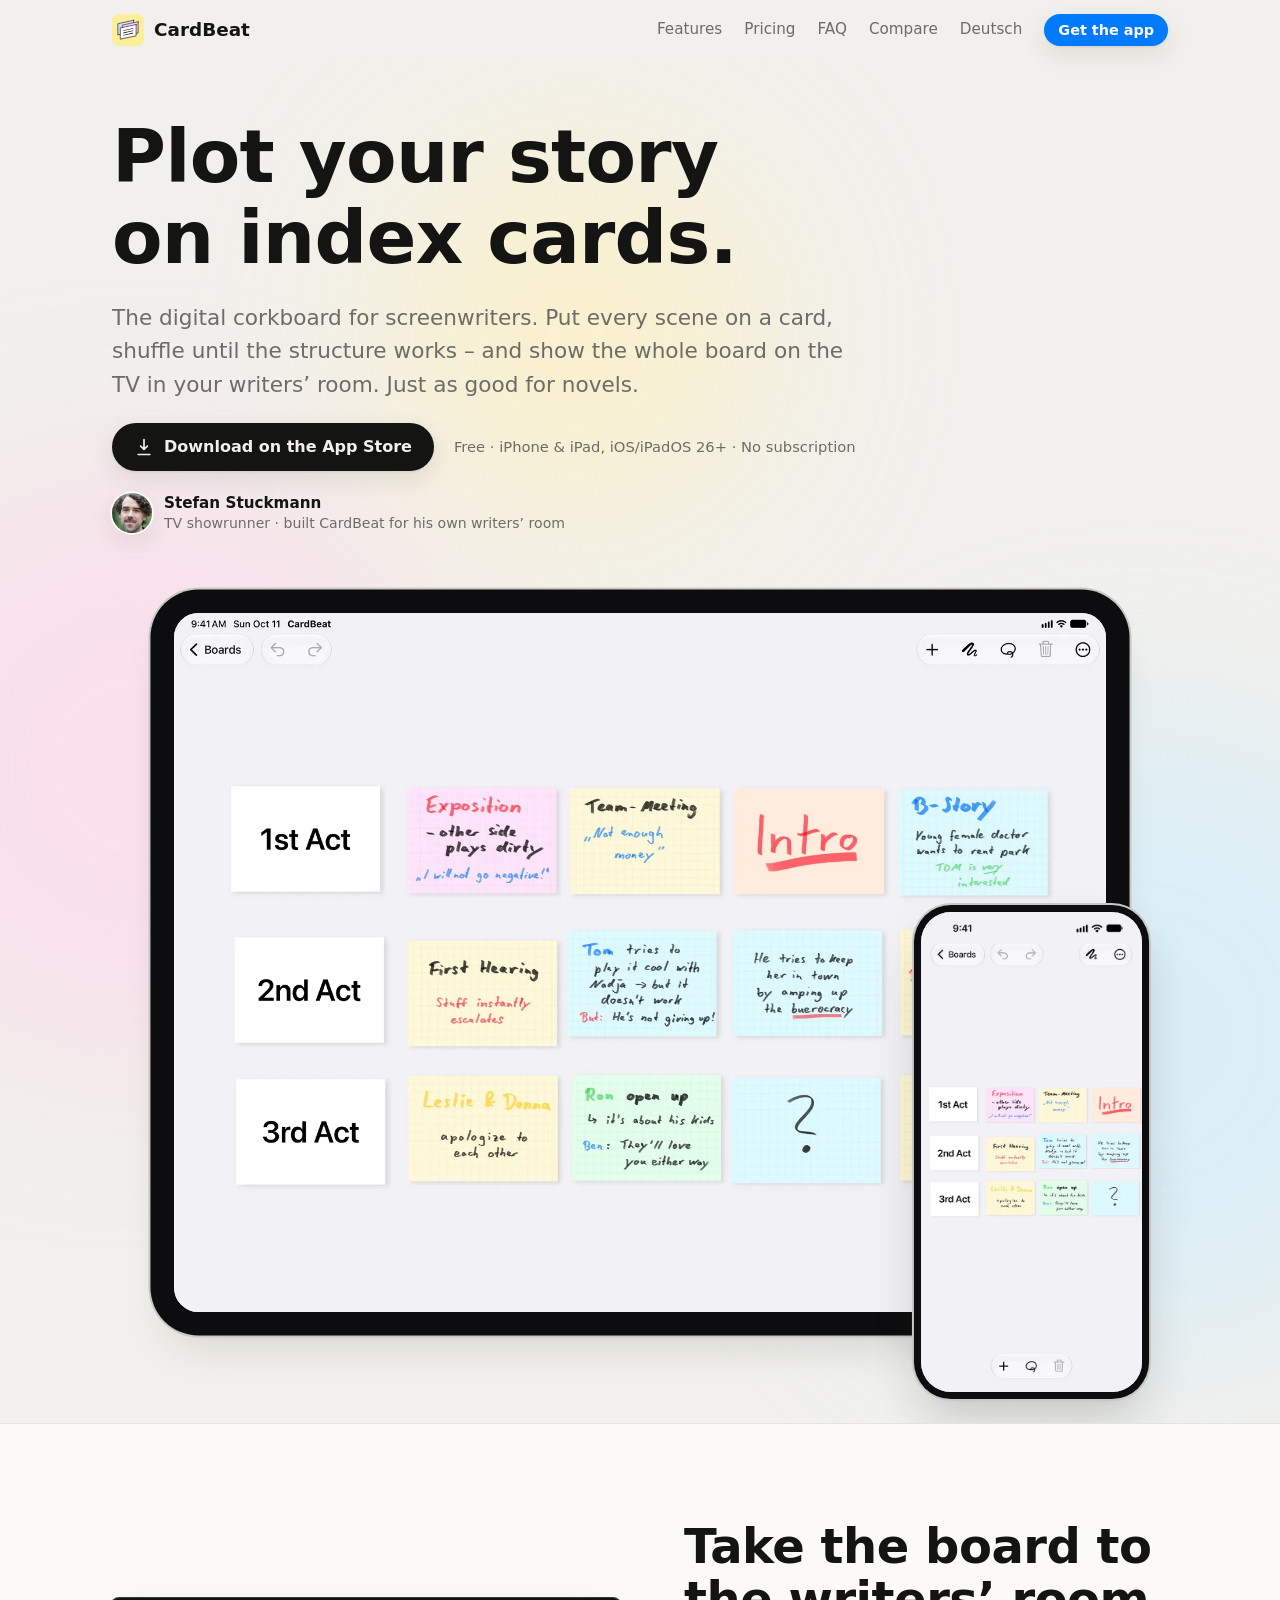
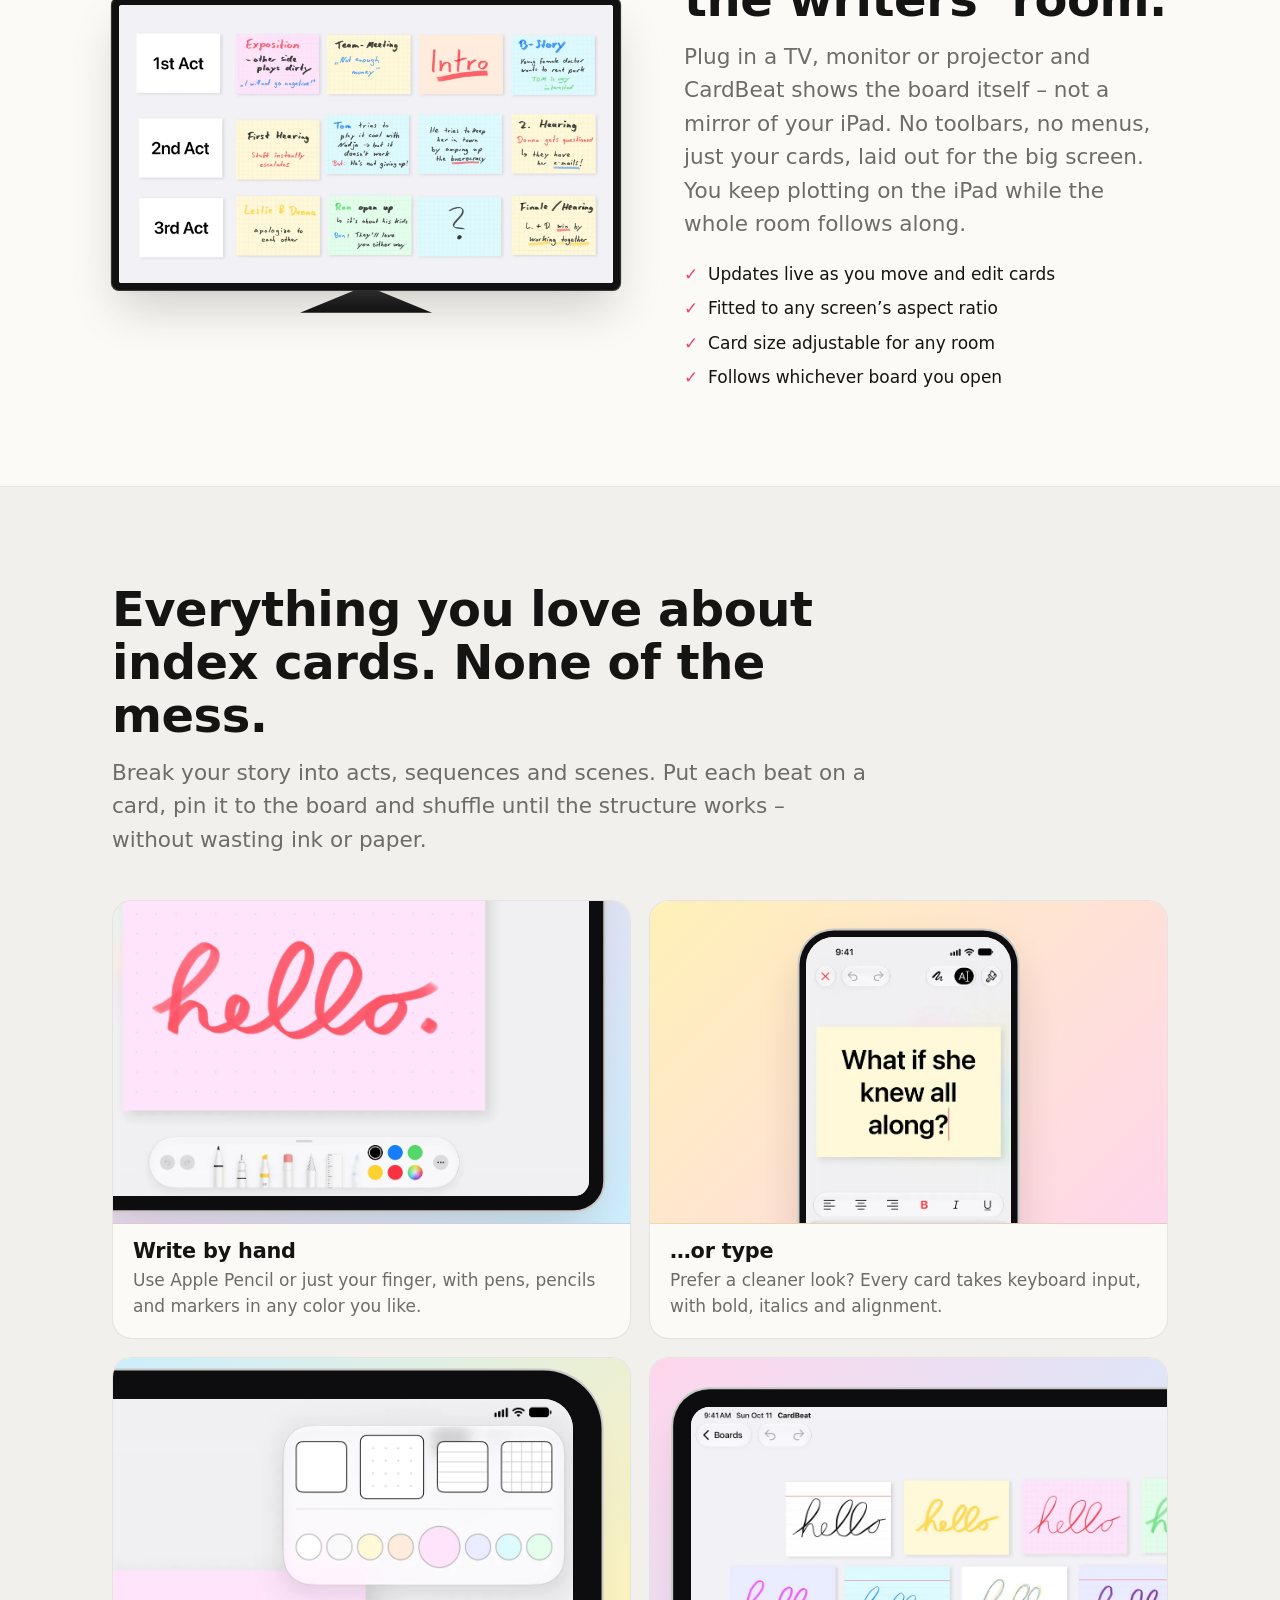
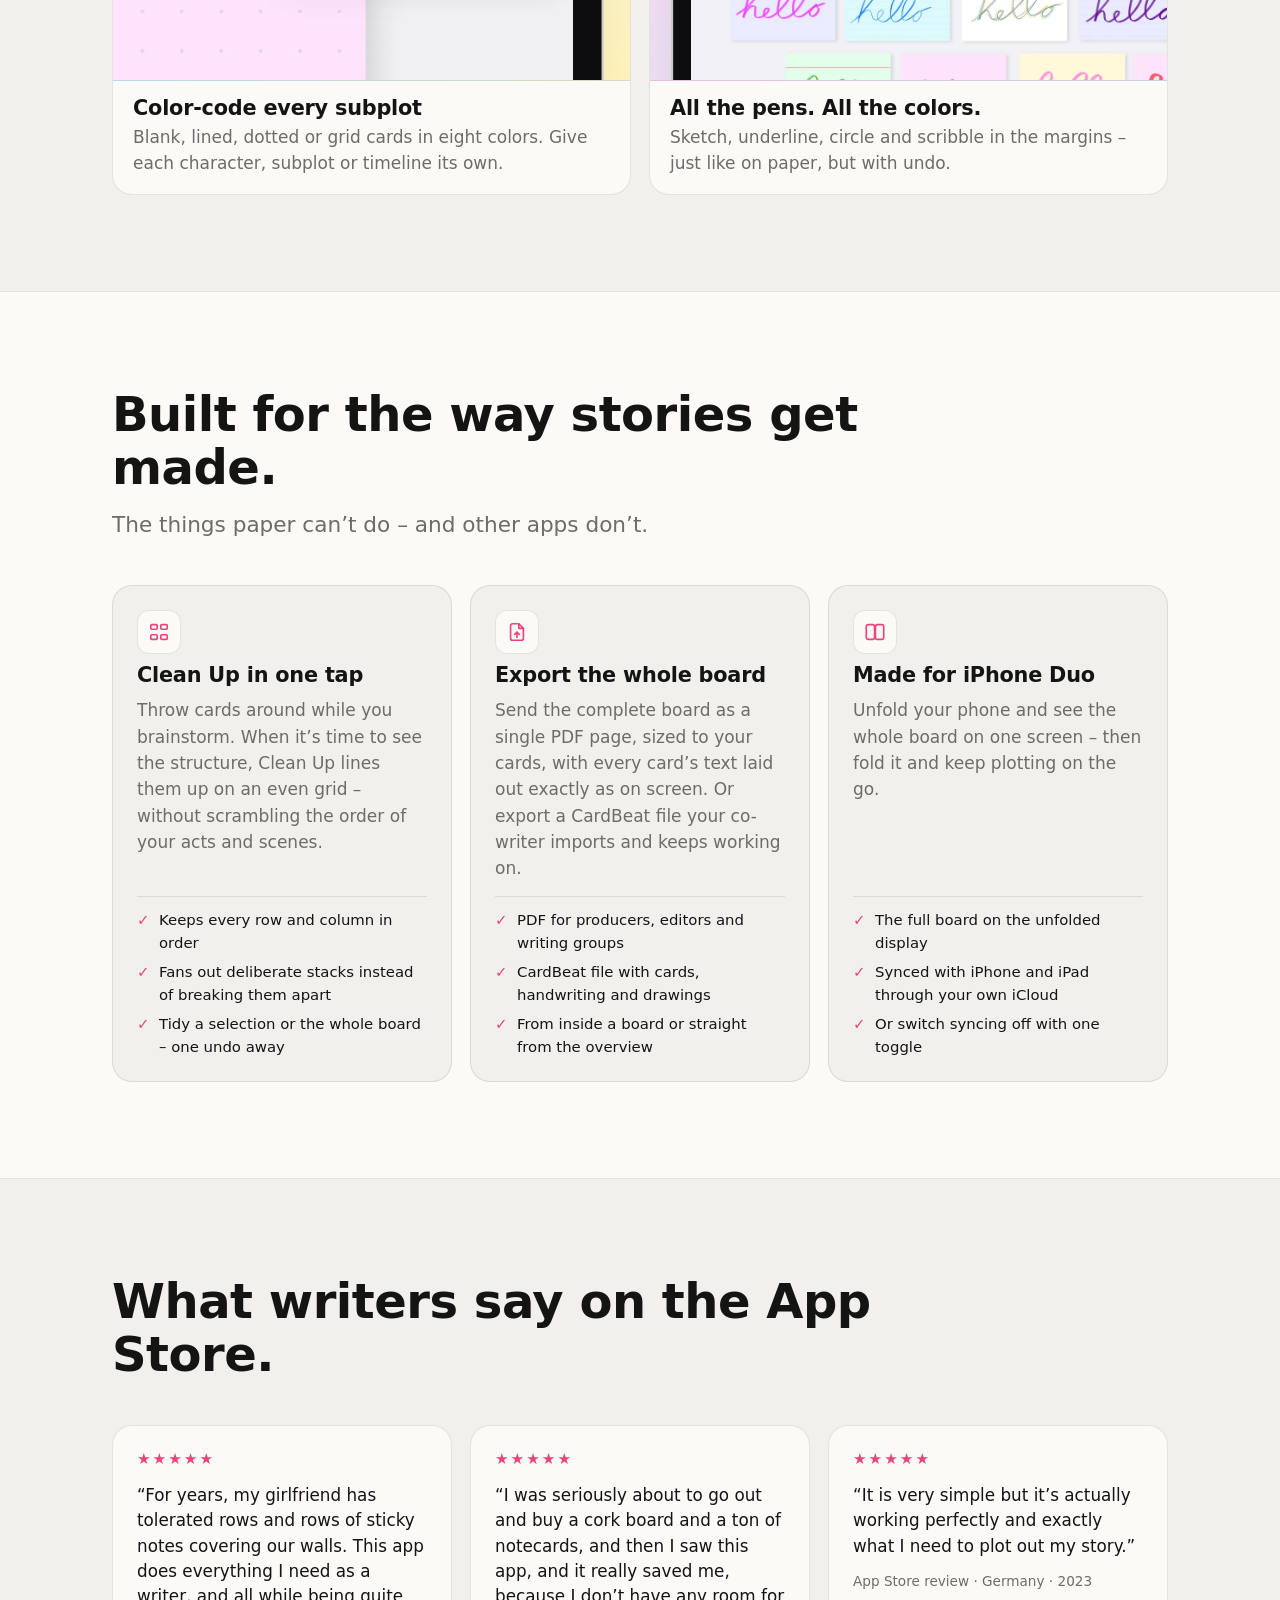
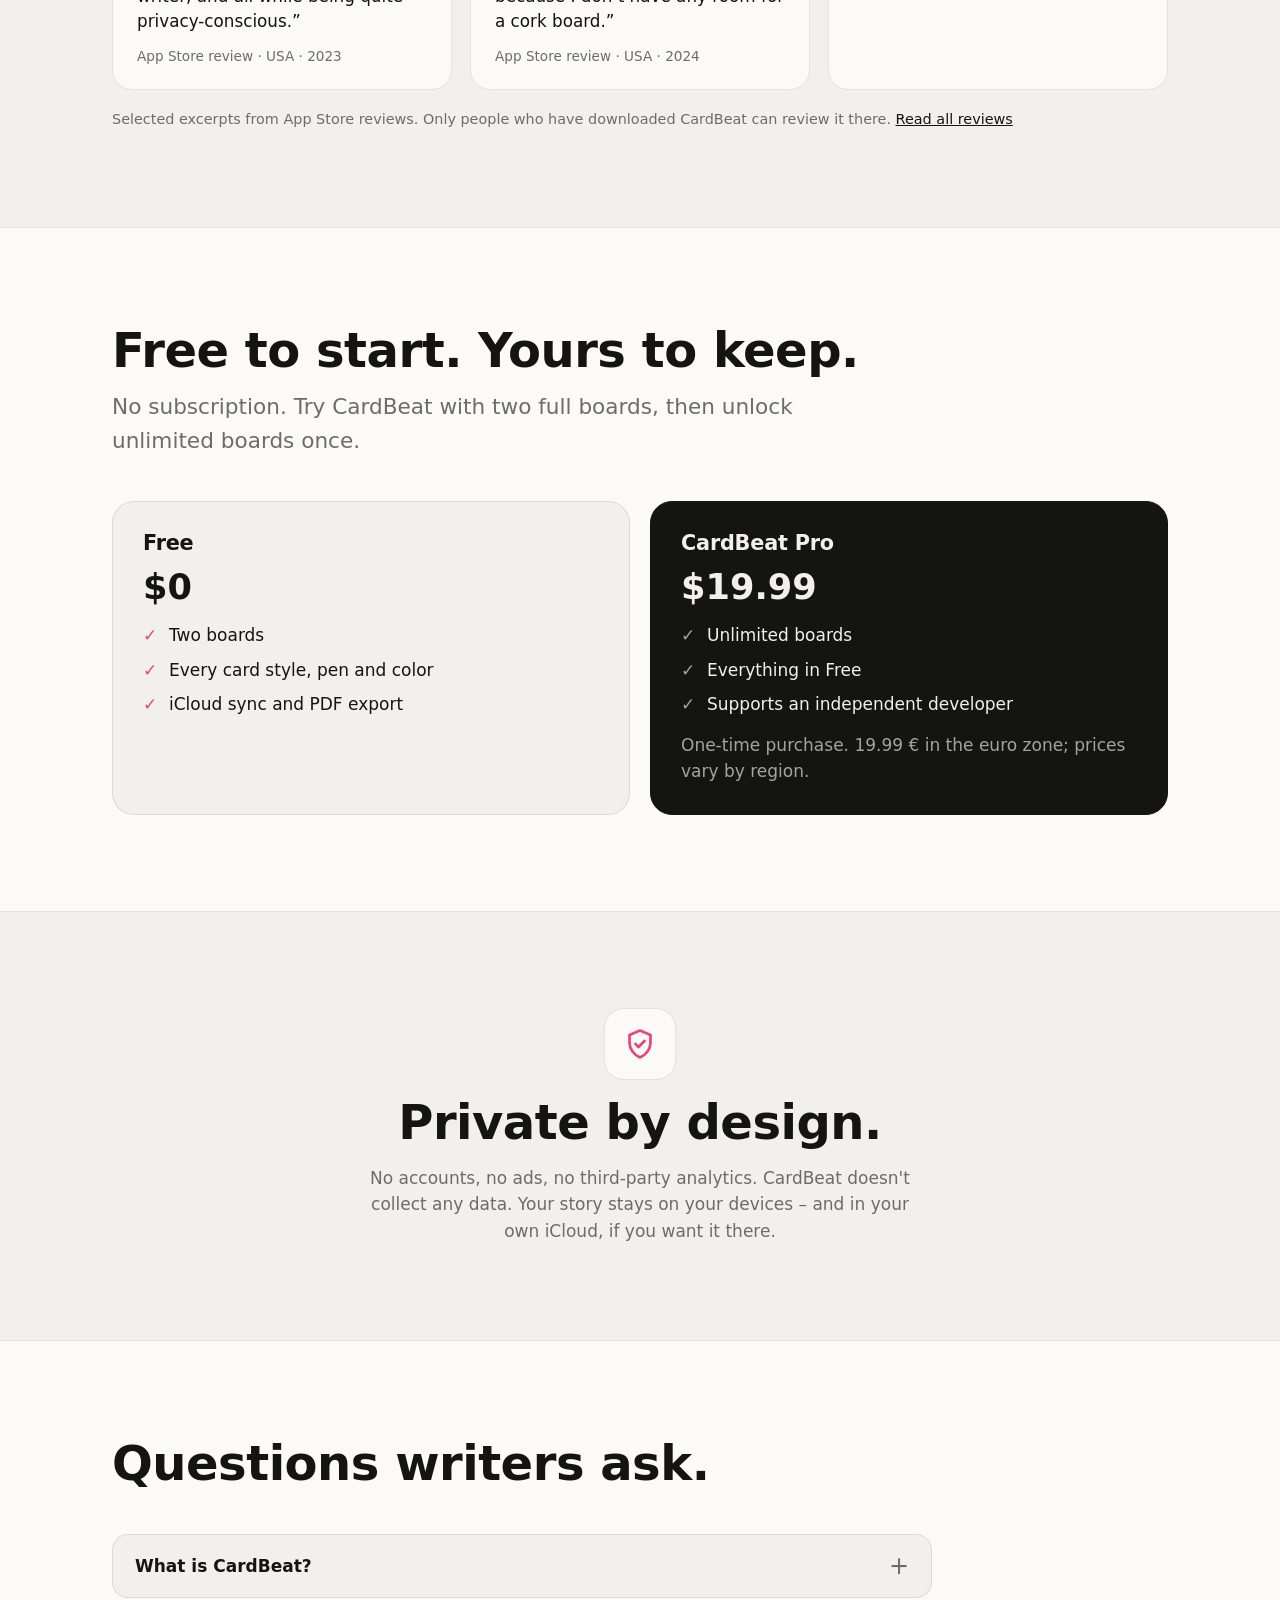
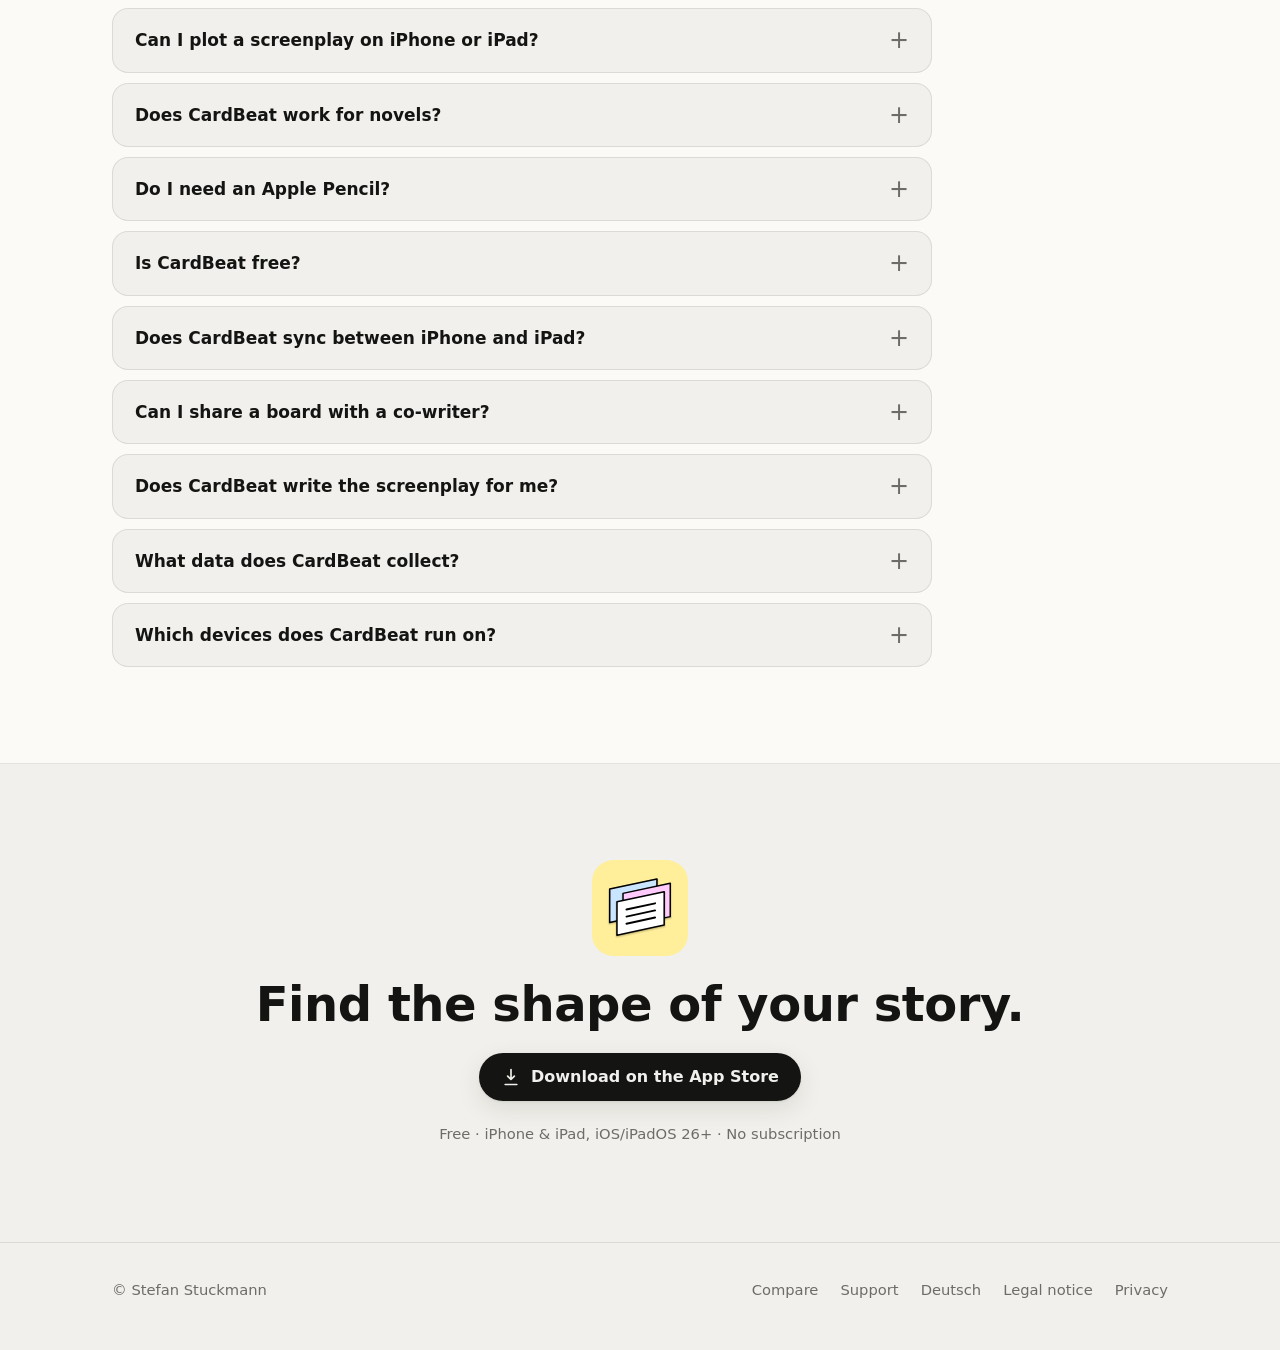
<file: index.html>
<!doctype html>
<html lang="en">
<head>
<meta charset="utf-8">
<meta name="viewport" content="width=device-width, initial-scale=1, viewport-fit=cover">
<title>CardBeat – Plot your screenplay or novel on index cards (iPhone &amp; iPad)</title>
<meta name="description" content="CardBeat is a digital corkboard for screenwriters and novelists on iPhone and iPad. Plot every scene on an index card, show the board on a TV in your writers’ room and tidy it with Clean Up. Free to start, no subscription.">
<meta name="apple-itunes-app" content="app-id=1488252091">
<meta name="theme-color" content="#f1f0ec" media="(prefers-color-scheme: light)">
<meta name="theme-color" content="#151412" media="(prefers-color-scheme: dark)">
<link rel="icon" href="assets/icon.svg" type="image/svg+xml">
<link rel="apple-touch-icon" href="assets/apple-touch-icon.png">
<link rel="canonical" href="https://cardbeat.app/">
<link rel="alternate" hreflang="en" href="https://cardbeat.app/">
<link rel="alternate" hreflang="de" href="https://cardbeat.app/de/">
<link rel="alternate" hreflang="x-default" href="https://cardbeat.app/">
<meta property="og:type" content="website">
<meta property="og:site_name" content="CardBeat">
<meta property="og:locale" content="en_US">
<meta property="og:locale:alternate" content="de_DE">
<meta property="og:url" content="https://cardbeat.app/">
<meta property="og:title" content="CardBeat – Plot your story on index cards">
<meta property="og:description" content="The digital corkboard for screenwriters on iPhone and iPad – with a writers’ room mode for TVs and projectors. Free to start, no subscription.">
<meta property="og:image" content="https://cardbeat.app/assets/og.jpg">
<meta name="twitter:card" content="summary_large_image">
<link rel="stylesheet" href="assets/site.css">
<script type="application/ld+json">
{
  "@context": "https://schema.org",
  "@type": "WebSite",
  "name": "CardBeat",
  "url": "https://cardbeat.app/",
  "inLanguage": ["en", "de"]
}
</script>
<script type="application/ld+json">
{
  "@context": "https://schema.org",
  "@type": "SoftwareApplication",
  "name": "CardBeat",
  "url": "https://cardbeat.app/",
  "image": "https://cardbeat.app/assets/icon-512.png",
  "alternateName": "CardBeat – Plot Your Story",
  "description": "A digital corkboard for plotting screenplays, novels and short stories with index cards on iPhone and iPad, with a writers’ room mode for TVs and projectors.",
  "applicationCategory": "ProductivityApplication",
  "operatingSystem": "iOS 26, iPadOS 26",
  "downloadUrl": "https://apps.apple.com/app/id1488252091",
  "sameAs": ["https://apps.apple.com/app/id1488252091"],
  "author": { "@type": "Person", "name": "Stefan Stuckmann", "jobTitle": "TV showrunner", "image": "https://cardbeat.app/assets/img/stefan.webp", "sameAs": ["https://de.wikipedia.org/wiki/Stefan_Stuckmann", "https://www.imdb.com/name/nm1729412/"] },
  "offers": { "@type": "Offer", "price": "0", "priceCurrency": "USD", "description": "Free with two boards. A one-time in-app purchase ($19.99 in the US, 19.99 € in the euro zone; prices vary by region) unlocks unlimited boards." },
  "featureList": ["Writers’ room mode: a clean board view on a TV, monitor or projector", "Handwriting with Apple Pencil or finger", "Keyboard input on cards", "Blank, lined, dotted and grid cards in eight colors", "Free card placement with optional snap-to-grid", "Clean Up: tidy cards onto an even grid while keeping their order", "Mini-map for large boards", "iCloud sync with an off switch", "PDF export", "Board import and export", "iPhone Duo support"]
}
</script>
<script type="application/ld+json">
{
  "@context": "https://schema.org",
  "@type": "FAQPage",
  "mainEntity": [
    { "@type": "Question", "name": "What is CardBeat?", "acceptedAnswer": { "@type": "Answer", "text": "CardBeat is a digital corkboard for iPhone and iPad. You plot a novel, screenplay or short story on index cards: one card per scene or beat, arranged in acts and sequences, and rearranged as often as you like." } },
    { "@type": "Question", "name": "Can I plot a screenplay on iPhone or iPad?", "acceptedAnswer": { "@type": "Answer", "text": "Yes. CardBeat is built for exactly that. Put every scene on a card, line the cards up by act and move them until the structure works. Connect a TV or projector to show the board in a writers' room." } },
    { "@type": "Question", "name": "Does CardBeat work for novels?", "acceptedAnswer": { "@type": "Answer", "text": "Yes. Use cards for chapters, scenes or plot points, and color-code them by point of view, subplot or timeline." } },
    { "@type": "Question", "name": "Do I need an Apple Pencil?", "acceptedAnswer": { "@type": "Answer", "text": "No. You can write on cards with your finger or type with the on-screen or a hardware keyboard. Apple Pencil works too." } },
    { "@type": "Question", "name": "Is CardBeat free?", "acceptedAnswer": { "@type": "Answer", "text": "CardBeat is free with two boards. A one-time in-app purchase unlocks unlimited boards: $19.99 in the US and 19.99 € in the euro zone; prices vary by region. There is no subscription." } },
    { "@type": "Question", "name": "Does CardBeat sync between iPhone and iPad?", "acceptedAnswer": { "@type": "Answer", "text": "Yes, through your own iCloud account. You can switch syncing off in the app's settings and keep your boards on one device." } },
    { "@type": "Question", "name": "Can I share a board with a co-writer?", "acceptedAnswer": { "@type": "Answer", "text": "Yes. Export a board as a PDF for feedback, or as a CardBeat file that your co-writer can import and keep working on. CardBeat does not offer real-time collaboration on the same board." } },
    { "@type": "Question", "name": "Does CardBeat write the screenplay for me?", "acceptedAnswer": { "@type": "Answer", "text": "No. CardBeat is for structure: finding the shape of your story before and while you write. Write the pages in your screenwriting or writing app of choice, such as Final Draft, Fade In, Highland or Scrivener." } },
    { "@type": "Question", "name": "What data does CardBeat collect?", "acceptedAnswer": { "@type": "Answer", "text": "None. CardBeat has no accounts, no ads and no third-party analytics. Your boards stay on your devices and, if you turn it on, in your own iCloud." } },
    { "@type": "Question", "name": "Which devices does CardBeat run on?", "acceptedAnswer": { "@type": "Answer", "text": "iPhone and iPad with iOS or iPadOS 26 or later, including iPhone Duo." } }
  ]
}
</script>
</head>
<body>

<header class="nav">
  <div class="wrap">
    <a class="brand" href="./"><img src="assets/icon.svg" alt="" width="32" height="32">CardBeat</a>
    <nav class="nav-links" aria-label="Main">
      <a class="hide-sm" href="#features">Features</a>
      <a class="hide-sm" href="#pricing">Pricing</a>
      <a class="hide-sm" href="#faq">FAQ</a>
      <a class="hide-xs" href="compare.html">Compare</a>
      <a href="de/" hreflang="de" lang="de">Deutsch</a>
      <a class="btn btn-sm" href="https://apps.apple.com/app/apple-store/id1488252091?pt=119216074&amp;ct=Webseite-Header&amp;mt=8">Get the app</a>
    </nav>
  </div>
</header>

<main>
<section class="hero">
  <div class="glow" style="left:-12%;top:30%;width:46vw;height:46vw;background:var(--glow-a)"></div>
  <div class="glow" style="right:-14%;top:48%;width:50vw;height:50vw;background:var(--glow-b)"></div>
  <div class="glow" style="left:30%;top:6%;width:30vw;height:30vw;background:var(--glow-c)"></div>
  <div class="wrap">
    <div class="hero-copy">
      <h1>Plot your story<br>on index cards.</h1>
      <p class="lede">The digital corkboard for screenwriters. Put every scene on a card, shuffle until the structure works – and show the whole board on the TV in your writers’ room. Just as good for novels.</p>
      <div class="hero-cta">
        <a class="btn" href="https://apps.apple.com/app/apple-store/id1488252091?pt=119216074&amp;ct=Webseite-Hero&amp;mt=8">
          <svg viewBox="0 0 24 24" fill="none" stroke="currentColor" stroke-width="2" stroke-linecap="round" stroke-linejoin="round" aria-hidden="true"><path d="M12 3v12m0 0-4-4m4 4 4-4M5 21h14"/></svg>
          Download on the App Store
        </a>
        <span class="meta"><span>Free</span> · <span>iPhone &amp; iPad, iOS/iPadOS 26+</span> · <span>No subscription</span></span>
      </div>
      <div class="byline"><img src="assets/img/stefan.webp" width="40" height="40" alt="Stefan Stuckmann"><div><strong>Stefan Stuckmann</strong><span>TV showrunner · built CardBeat for his own writers’ room</span></div></div>
    </div>


    <div class="devices">
      <div class="device ipad"><img src="assets/img/i_story.webp" width="1600" height="1200" alt="A CardBeat board on iPad: three acts laid out in rows of handwritten, color-coded index cards."></div>
      <div class="device iphone"><img src="assets/img/p_story.webp" width="560" height="1217" alt="The same board on iPhone."></div>
    </div>
  </div>
</section>

<section class="section alt" id="writers-room">
  <div class="wrap split">
    <div class="tv"><img src="assets/img/tv_board.webp" width="1600" height="900" alt="A CardBeat board on a TV: three acts of handwritten, color-coded index cards, without any toolbars."><span class="tv-stand" aria-hidden="true"></span></div>
    <div class="section-head" style="margin:0">
      <h2>Take the board to the writers’ room.</h2>
      <p class="lede">Plug in a TV, monitor or projector and CardBeat shows the board itself – not a mirror of your iPad. No toolbars, no menus, just your cards, laid out for the big screen. You keep plotting on the iPad while the whole room follows along.</p>
      <ul class="checks"><li>Updates live as you move and edit cards</li><li>Fitted to any screen’s aspect ratio</li><li>Card size adjustable for any room</li><li>Follows whichever board you open</li></ul>
    </div>
  </div>
</section>

<section class="section" id="features">
  <div class="wrap">
    <div class="section-head">
      <h2>Everything you love about index cards. None of the mess.</h2>
      <p class="lede">Break your story into acts, sequences and scenes. Put each beat on a card, pin it to the board and shuffle until the structure works – without wasting ink or paper.</p>
    </div>
    <div class="features">
      <article class="feature">
        <div class="feature-media scene-draw"><img src="assets/img/s_draw.webp" width="1129" height="808" loading="lazy" alt="Handwriting “hello” on a pink dotted card, with the Apple Pencil tool palette below."></div>
        <div class="feature-body"><h3>Write by hand</h3><p>Use Apple Pencil or just your finger, with pens, pencils and markers in any color you like.</p></div>
      </article>
      <article class="feature">
        <div class="feature-media y scene-write"><img src="assets/img/s_write.webp" width="475" height="756" loading="lazy" alt="Typing “What if she knew all along?” on a yellow card on iPhone, with the formatting bar."></div>
        <div class="feature-body"><h3>…or type</h3><p>Prefer a cleaner look? Every card takes keyboard input, with bold, italics and alignment.</p></div>
      </article>
      <article class="feature">
        <div class="feature-media b scene-style"><img src="assets/img/s_style.webp" width="1202" height="672" loading="lazy" alt="The card style picker in the corner of the iPad: blank, dotted, lined and grid cards in eight colors."></div>
        <div class="feature-body"><h3>Color-code every subplot</h3><p>Blank, lined, dotted or grid cards in eight colors. Give each character, subplot or timeline its own.</p></div>
      </article>
      <article class="feature">
        <div class="feature-media scene-hello"><img src="assets/img/s_hello.webp" width="1380" height="810" loading="lazy" alt="A board of “hello” cards written in many pens, colors and card styles."></div>
        <div class="feature-body"><h3>All the pens. All the colors.</h3><p>Sketch, underline, circle and scribble in the margins – just like on paper, but with undo.</p></div>
      </article>
    </div>
  </div>
</section>

<section class="section alt" id="workflow">
  <div class="wrap">
    <div class="section-head">
      <h2>Built for the way stories get made.</h2>
      <p class="lede">The things paper can’t do – and other apps don’t.</p>
    </div>
    <div class="specials">
      <article class="special">
        <svg viewBox="0 0 24 24" fill="none" stroke="currentColor" stroke-width="1.8" stroke-linecap="round" stroke-linejoin="round" aria-hidden="true"><rect x="3" y="4" width="7" height="5" rx="1"/><rect x="14" y="4" width="7" height="5" rx="1"/><rect x="3" y="15" width="7" height="5" rx="1"/><rect x="14" y="15" width="7" height="5" rx="1"/></svg>
        <h3>Clean Up in one tap</h3>
        <p>Throw cards around while you brainstorm. When it’s time to see the structure, Clean Up lines them up on an even grid – without scrambling the order of your acts and scenes.</p>
        <ul><li>Keeps every row and column in order</li><li>Fans out deliberate stacks instead of breaking them apart</li><li>Tidy a selection or the whole board – one undo away</li></ul>
      </article>
      <article class="special">
        <svg viewBox="0 0 24 24" fill="none" stroke="currentColor" stroke-width="1.8" stroke-linecap="round" stroke-linejoin="round" aria-hidden="true"><path d="M14 3H7a2 2 0 0 0-2 2v14a2 2 0 0 0 2 2h10a2 2 0 0 0 2-2V8l-5-5Z"/><path d="M14 3v5h5M12 18v-6m0 0-2.5 2.5M12 12l2.5 2.5"/></svg>
        <h3>Export the whole board</h3>
        <p>Send the complete board as a single PDF page, sized to your cards, with every card’s text laid out exactly as on screen. Or export a CardBeat file your co-writer imports and keeps working on.</p>
        <ul><li>PDF for producers, editors and writing groups</li><li>CardBeat file with cards, handwriting and drawings</li><li>From inside a board or straight from the overview</li></ul>
      </article>
      <article class="special">
        <svg viewBox="0 0 24 24" fill="none" stroke="currentColor" stroke-width="1.8" stroke-linecap="round" stroke-linejoin="round" aria-hidden="true"><rect x="2.5" y="4" width="9" height="16" rx="2"/><rect x="12.5" y="4" width="9" height="16" rx="2"/></svg>
        <h3>Made for iPhone Duo</h3>
        <p>Unfold your phone and see the whole board on one screen – then fold it and keep plotting on the go.</p>
        <ul><li>The full board on the unfolded display</li><li>Synced with iPhone and iPad through your own iCloud</li><li>Or switch syncing off with one toggle</li></ul>
      </article>
    </div>
  </div>
</section>

<section class="section" id="reviews">
  <div class="wrap">
    <div class="section-head"><h2>What writers say on the App Store.</h2></div>
    <div class="quotes">
      <figure class="quote">
        <div class="stars" role="img" aria-label="5 out of 5 stars">★★★★★</div>
        <blockquote><p>“For years, my girlfriend has tolerated rows and rows of sticky notes covering our walls. This app does everything I need as a writer, and all while being quite privacy-conscious.”</p></blockquote>
        <figcaption>App Store review · USA · 2023</figcaption>
      </figure>
      <figure class="quote">
        <div class="stars" role="img" aria-label="5 out of 5 stars">★★★★★</div>
        <blockquote><p>“I was seriously about to go out and buy a cork board and a ton of notecards, and then I saw this app, and it really saved me, because I don’t have any room for a cork board.”</p></blockquote>
        <figcaption>App Store review · USA · 2024</figcaption>
      </figure>
      <figure class="quote">
        <div class="stars" role="img" aria-label="5 out of 5 stars">★★★★★</div>
        <blockquote><p>“It is very simple but it’s actually working perfectly and exactly what I need to plot out my story.”</p></blockquote>
        <figcaption>App Store review · Germany · 2023</figcaption>
      </figure>
    </div>
    <p class="quotes-note">Selected excerpts from App Store reviews. Only people who have downloaded CardBeat can review it there. <a href="https://apps.apple.com/app/apple-store/id1488252091?pt=119216074&amp;ct=Webseite-Bewertungen&amp;mt=8&amp;see-all=reviews">Read all reviews</a></p>
  </div>
</section>

<section class="section alt" id="pricing">
  <div class="wrap">
    <div class="section-head">
      <h2>Free to start. Yours to keep.</h2>
      <p class="lede">No subscription. Try CardBeat with two full boards, then unlock unlimited boards once.</p>
    </div>
    <div class="plans">
      <div class="plan">
        <h3>Free</h3>
        <div class="price">$0</div>
        <ul><li>Two boards</li><li>Every card style, pen and color</li><li>iCloud sync and PDF export</li></ul>
      </div>
      <div class="plan pro">
        <h3>CardBeat Pro</h3>
        <div class="price">$19.99</div>
        <ul><li>Unlimited boards</li><li>Everything in Free</li><li>Supports an independent developer</li></ul>
        <p class="muted">One-time purchase. 19.99 € in the euro zone; prices vary by region.</p>
      </div>
    </div>
  </div>
</section>

<section class="section">
  <div class="wrap privacy">
    <div class="badge"><svg viewBox="0 0 24 24" fill="none" stroke="currentColor" stroke-width="1.8" stroke-linecap="round" stroke-linejoin="round" aria-hidden="true"><path d="M12 3 5 6v5c0 4.4 3 8.4 7 10 4-1.6 7-5.6 7-10V6l-7-3Z"/><path d="m9 12 2 2 4-4"/></svg></div>
    <h2>Private by design.</h2>
    <p>No accounts, no ads, no third-party analytics. CardBeat doesn't collect any data. Your story stays on your devices – and in your own iCloud, if you want it there.</p>
  </div>
</section>

<section class="section alt" id="faq">
  <div class="wrap">
    <div class="section-head"><h2>Questions writers ask.</h2></div>
    <div class="faq">
      <details><summary>What is CardBeat?</summary><div><p>CardBeat is a digital corkboard for iPhone and iPad. You plot a novel, screenplay or short story on index cards: one card per scene or beat, arranged in acts and sequences, and rearranged as often as you like.</p></div></details>
      <details><summary>Can I plot a screenplay on iPhone or iPad?</summary><div><p>Yes. CardBeat is built for exactly that. Put every scene on a card, line the cards up by act and move them until the structure works. Connect a TV or projector to show the board in a writers' room.</p></div></details>
      <details><summary>Does CardBeat work for novels?</summary><div><p>Yes. Use cards for chapters, scenes or plot points, and color-code them by point of view, subplot or timeline.</p></div></details>
      <details><summary>Do I need an Apple Pencil?</summary><div><p>No. You can write on cards with your finger or type with the on-screen or a hardware keyboard. Apple Pencil works too.</p></div></details>
      <details><summary>Is CardBeat free?</summary><div><p>CardBeat is free with two boards. A one-time in-app purchase unlocks unlimited boards: $19.99 in the US and 19.99 € in the euro zone; prices vary by region. There is no subscription.</p></div></details>
      <details><summary>Does CardBeat sync between iPhone and iPad?</summary><div><p>Yes, through your own iCloud account. You can switch syncing off in the app's settings and keep your boards on one device.</p></div></details>
      <details><summary>Can I share a board with a co-writer?</summary><div><p>Yes. Export a board as a PDF for feedback, or as a CardBeat file that your co-writer can import and keep working on. CardBeat does not offer real-time collaboration on the same board.</p></div></details>
      <details><summary>Does CardBeat write the screenplay for me?</summary><div><p>No. CardBeat is for structure: finding the shape of your story before and while you write. Write the pages in your screenwriting or writing app of choice, such as Final Draft, Fade In, Highland or Scrivener.</p><p>Wondering how CardBeat compares? <a href="compare.html">See CardBeat next to Scrivener, Freeform and paper index cards.</a></p></div></details>
      <details><summary>What data does CardBeat collect?</summary><div><p>None. CardBeat has no accounts, no ads and no third-party analytics. Your boards stay on your devices and, if you turn it on, in your own iCloud.</p></div></details>
      <details><summary>Which devices does CardBeat run on?</summary><div><p>iPhone and iPad with iOS or iPadOS 26 or later, including iPhone Duo.</p></div></details>
    </div>
  </div>
</section>

<section class="section">
  <div class="wrap final">
    <img src="assets/icon.svg" alt="" width="96" height="96">
    <h2>Find the shape of your story.</h2>
    <a class="btn" href="https://apps.apple.com/app/apple-store/id1488252091?pt=119216074&amp;ct=Webseite-Ende&amp;mt=8">
      <svg viewBox="0 0 24 24" fill="none" stroke="currentColor" stroke-width="2" stroke-linecap="round" stroke-linejoin="round" aria-hidden="true"><path d="M12 3v12m0 0-4-4m4 4 4-4M5 21h14"/></svg>
      Download on the App Store
    </a>
    <span class="meta"><span>Free</span> · <span>iPhone &amp; iPad, iOS/iPadOS 26+</span> · <span>No subscription</span></span>
  </div>
</section>
</main>

<footer>
  <div class="wrap">
    <span>© Stefan Stuckmann</span>
    <nav aria-label="Footer">
      <a href="compare.html">Compare</a>
      <a href="mailto:cardBeat@stuckmann.com">Support</a>
      <a href="de/" hreflang="de" lang="de">Deutsch</a>
      <a href="impressum.html">Legal notice</a>
      <a href="privacy.html">Privacy</a>
    </nav>
  </div>
</footer>

<script src="assets/site.js" defer></script>
</body>
</html>
</file>
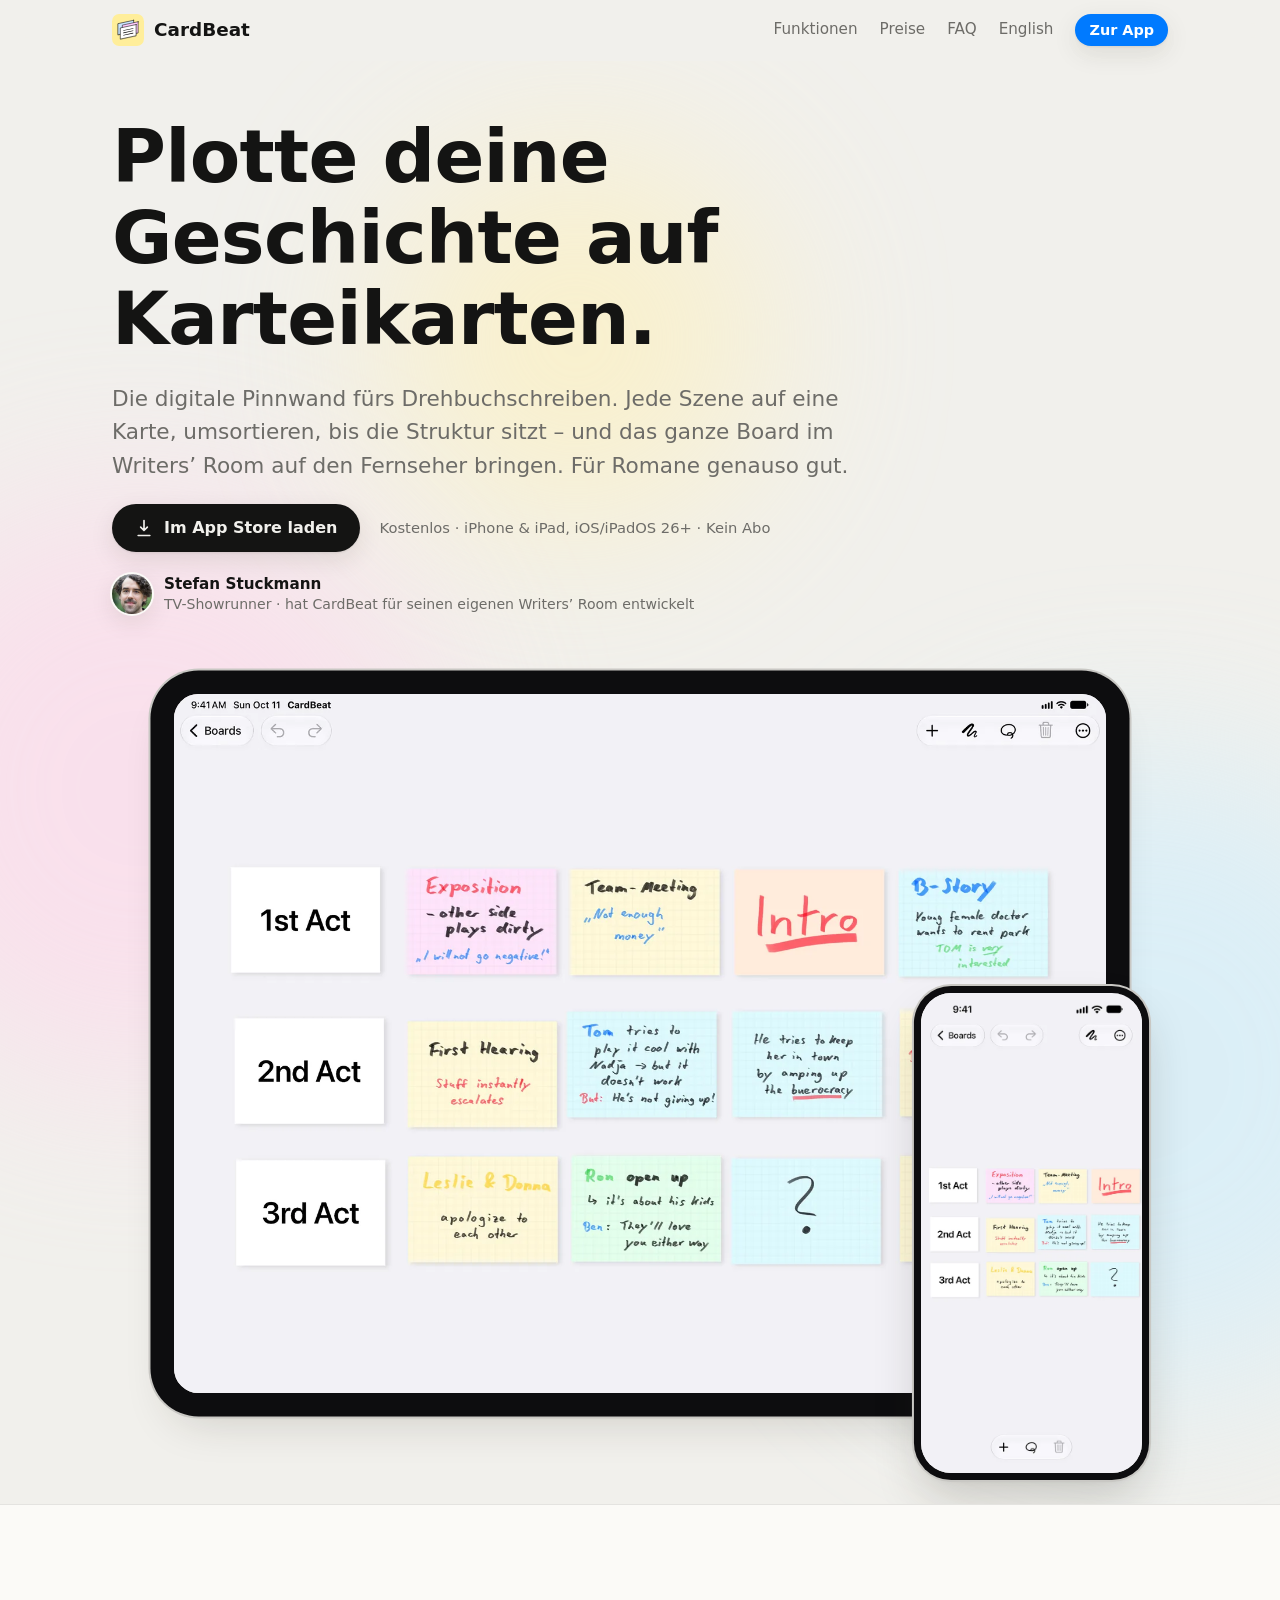
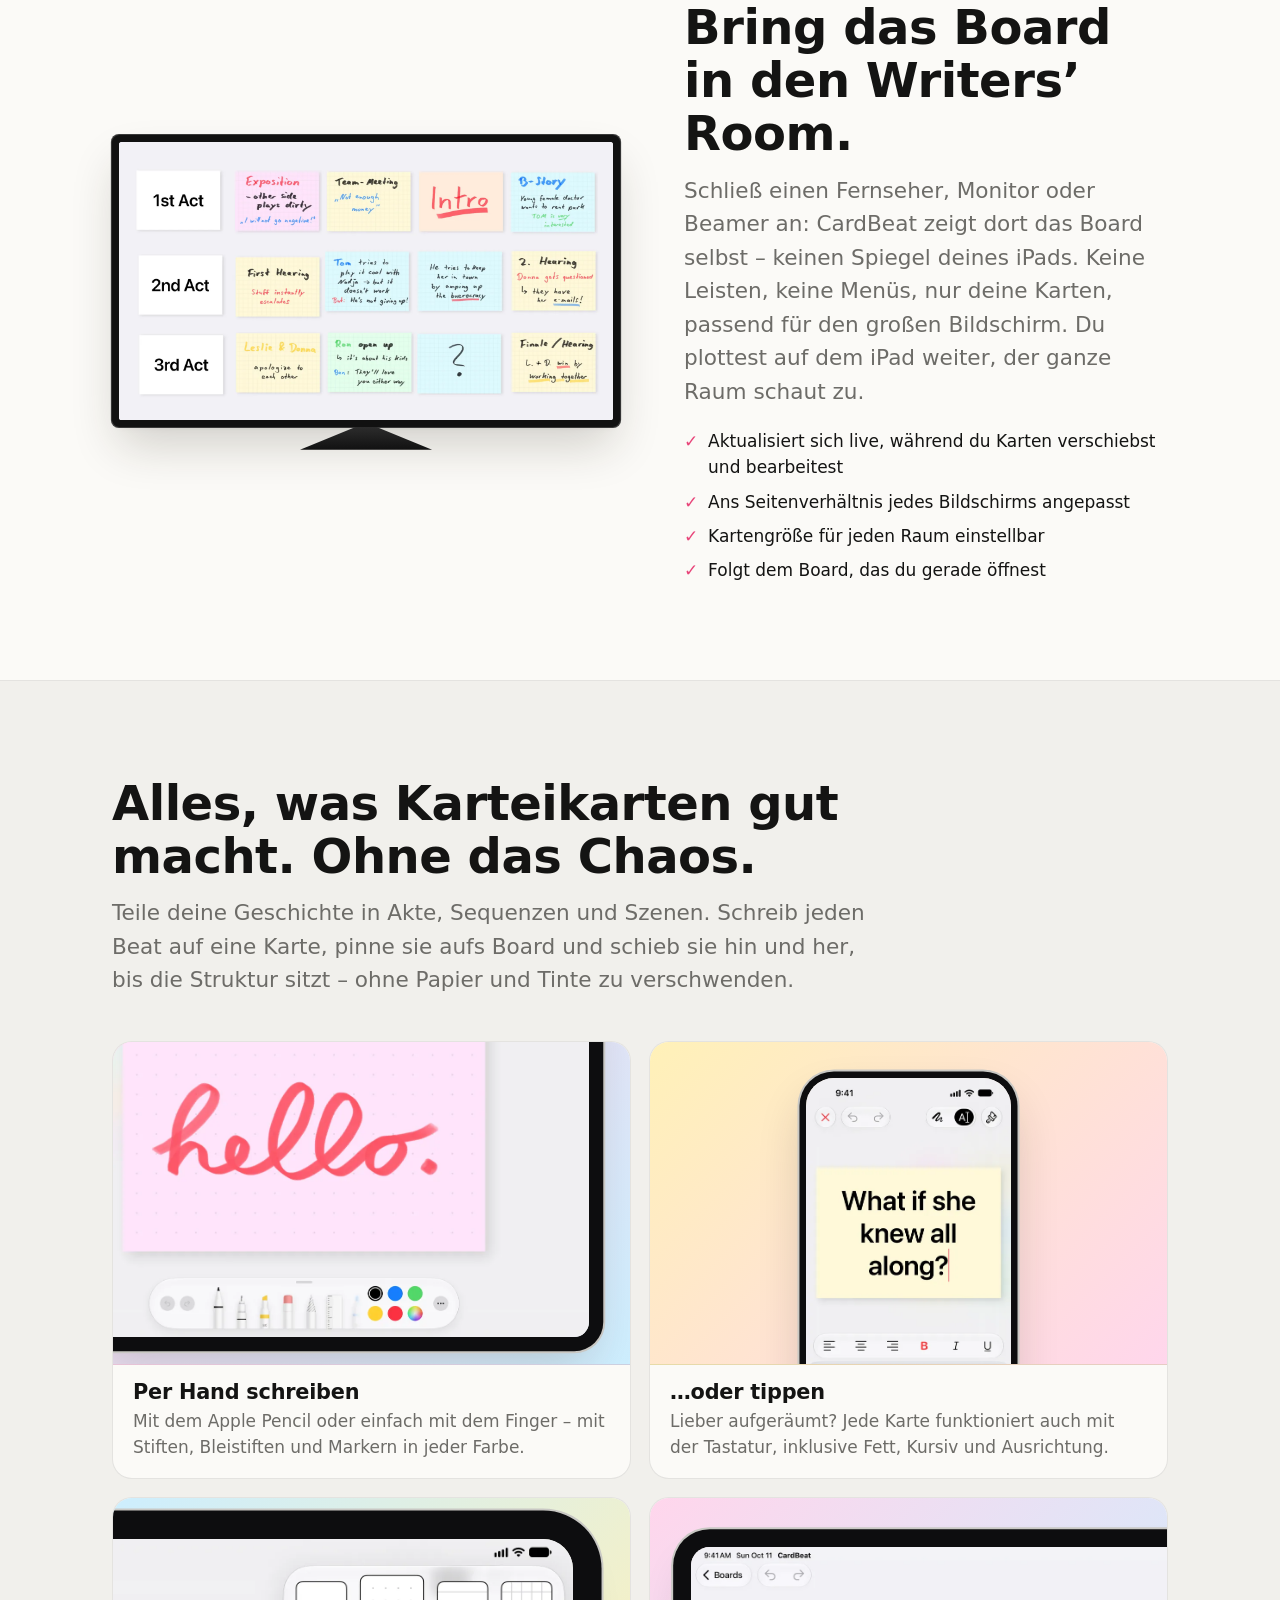
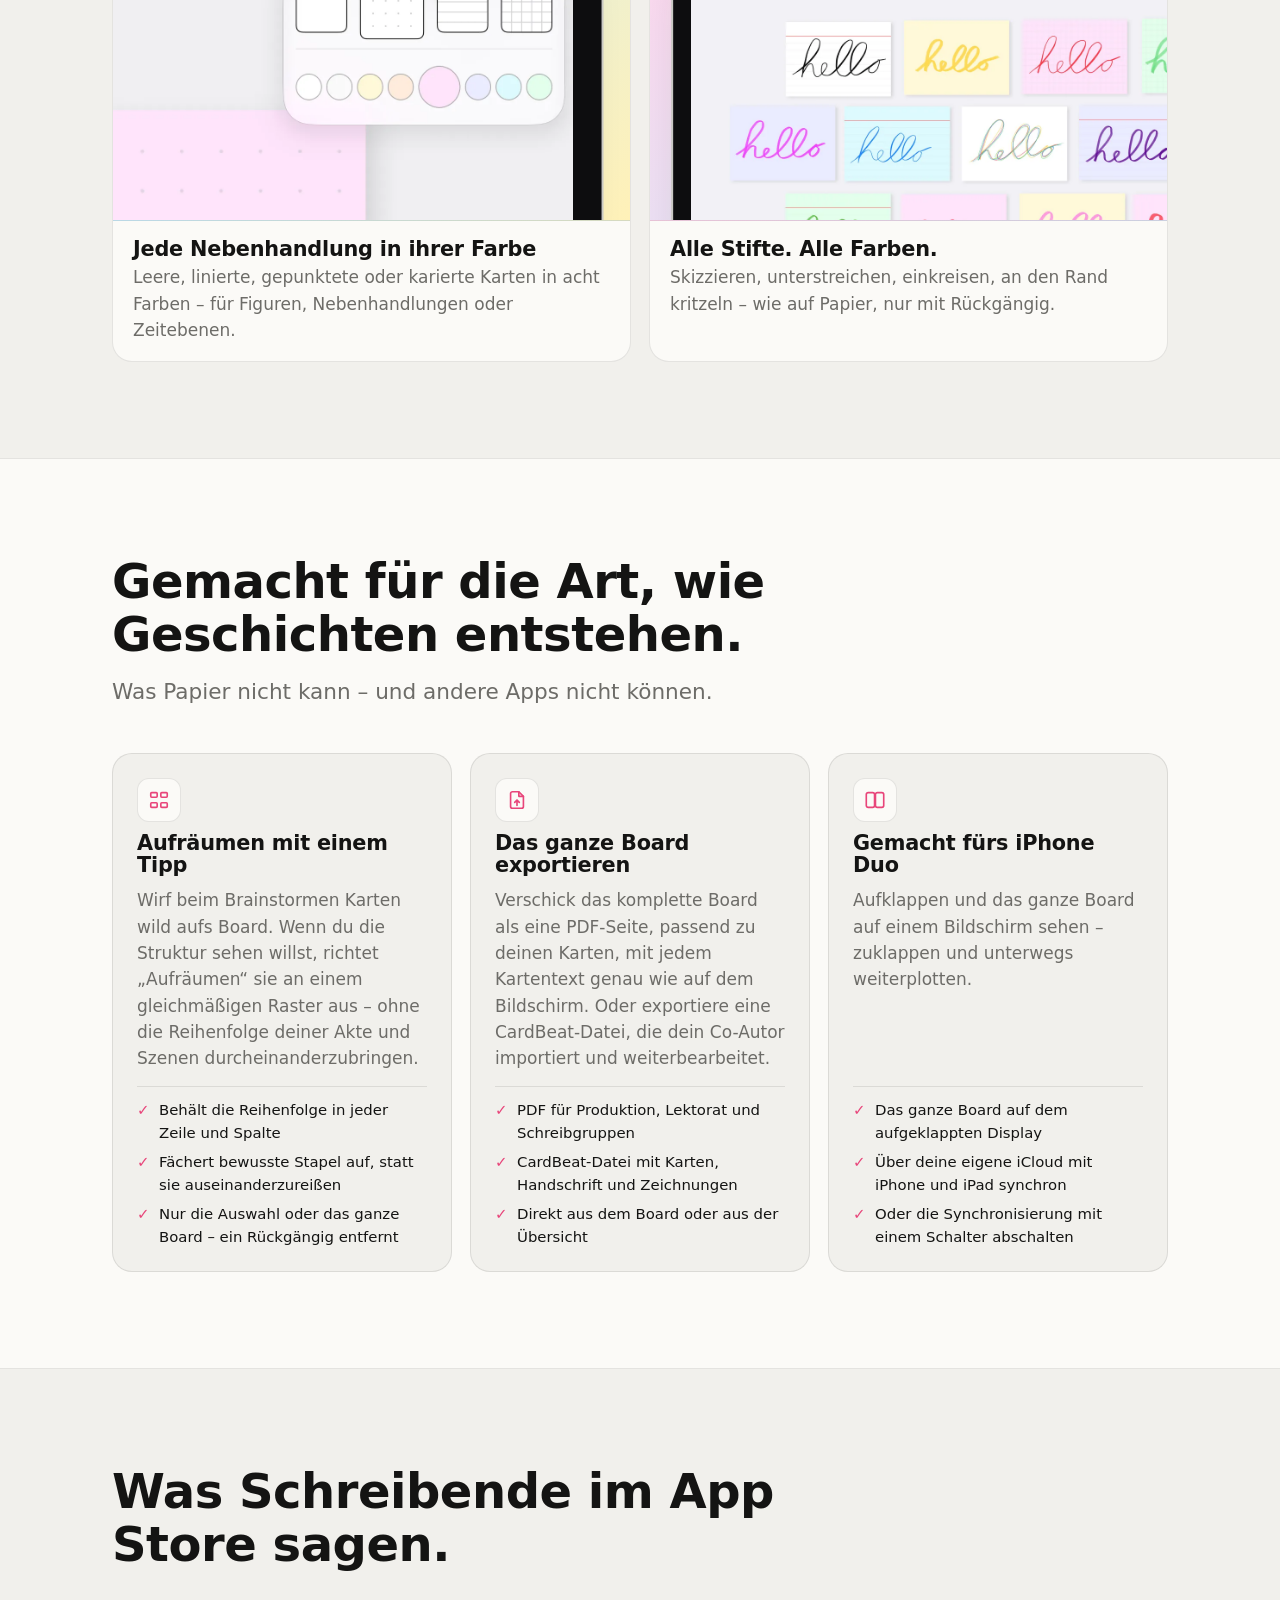
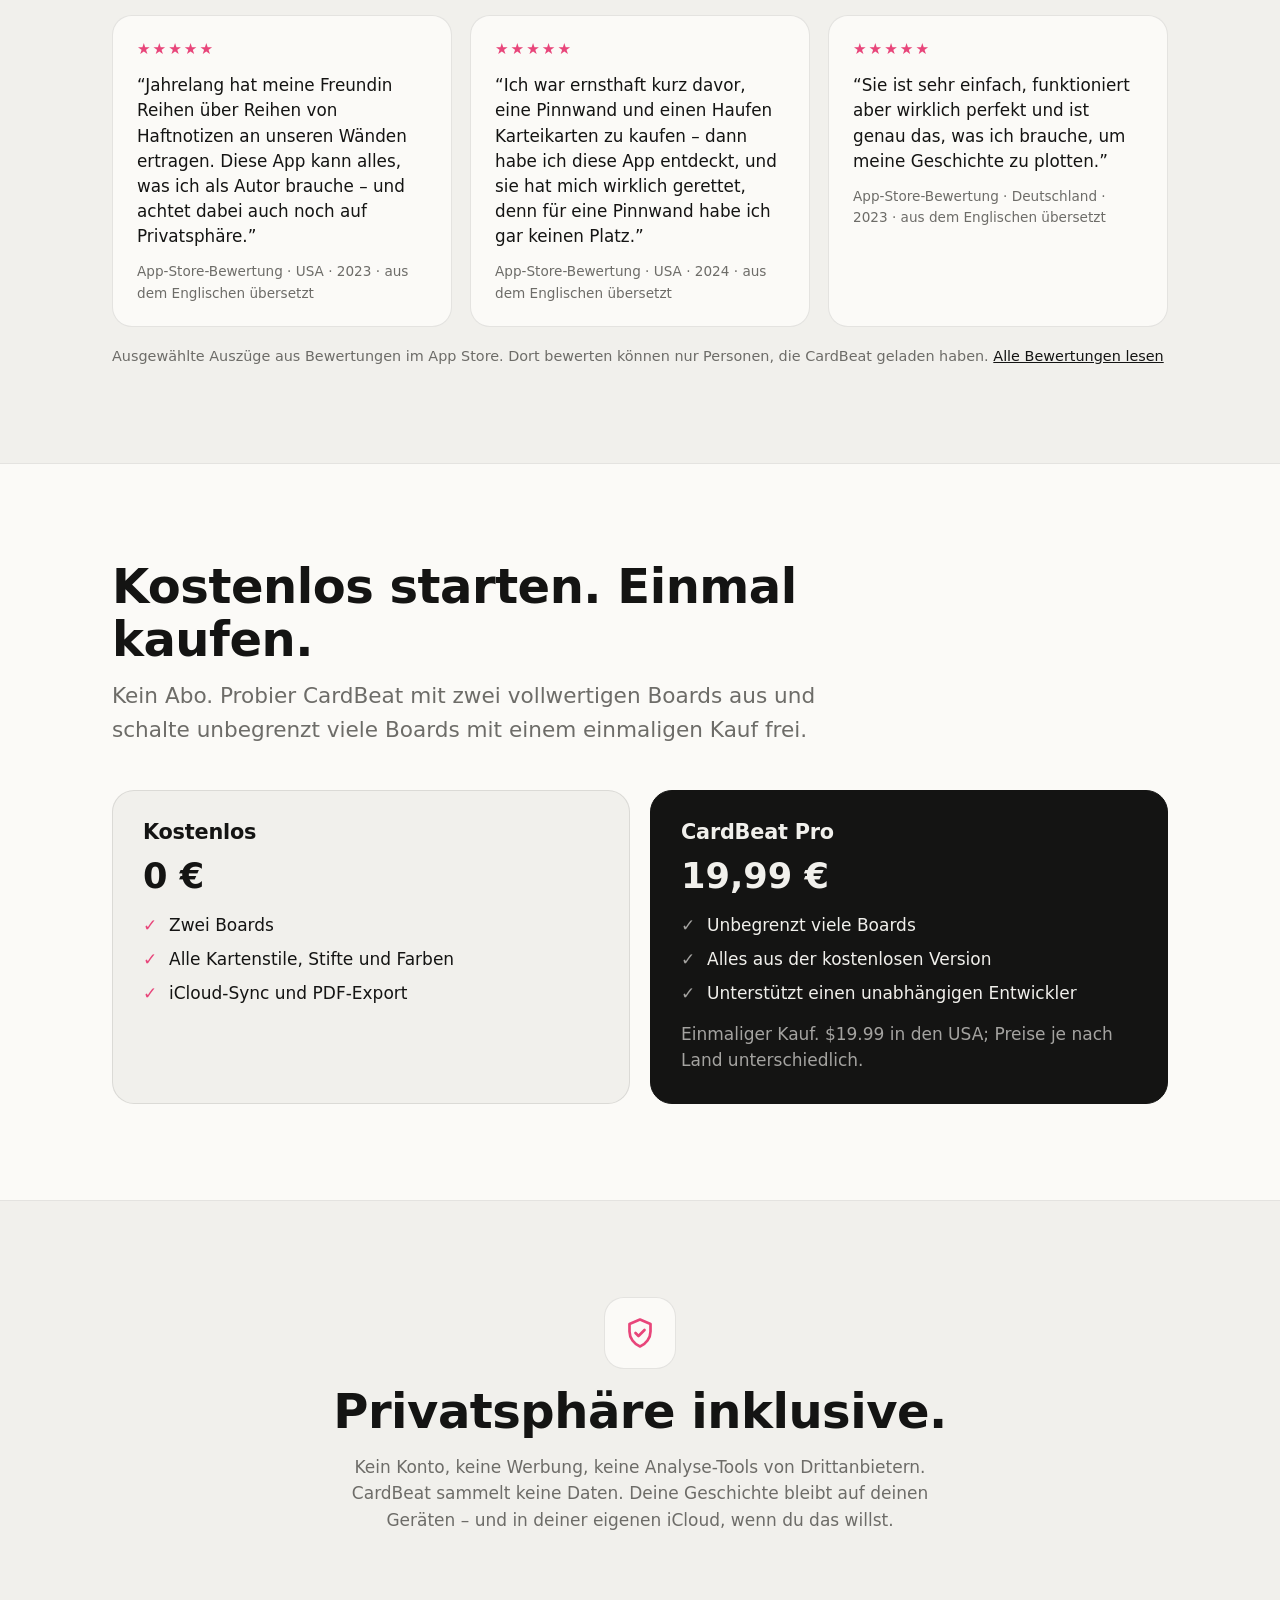
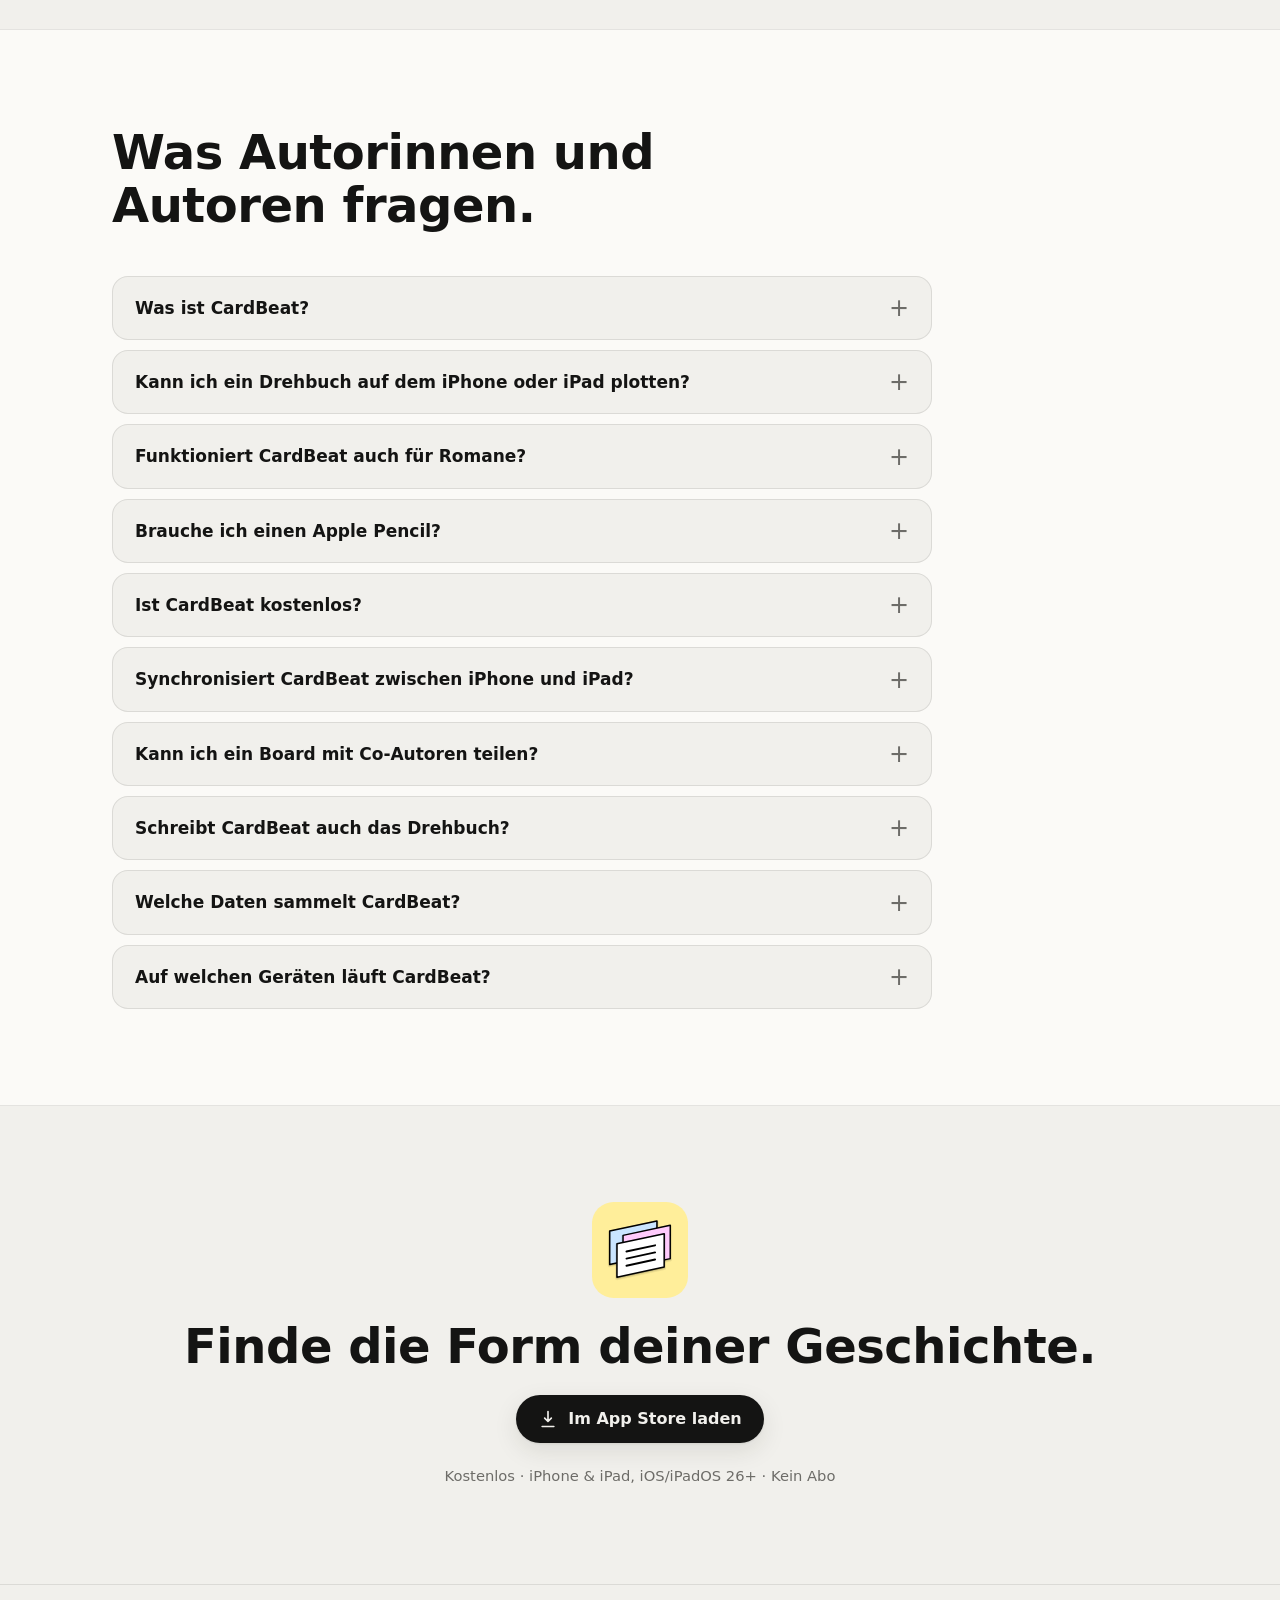
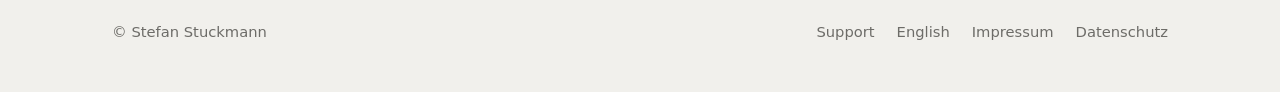
<file: de/index.html>
<!doctype html>
<html lang="de">
<head>
<meta charset="utf-8">
<meta name="viewport" content="width=device-width, initial-scale=1, viewport-fit=cover">
<title>CardBeat – Drehbuch und Roman auf Karteikarten plotten (iPhone &amp; iPad)</title>
<meta name="description" content="CardBeat ist eine digitale Pinnwand fürs Drehbuch- und Romanschreiben auf iPhone und iPad. Jede Szene auf eine Karteikarte, das Board im Writers’ Room auf dem Fernseher zeigen und mit „Aufräumen“ ordnen. Kostenlos starten, kein Abo.">
<meta name="apple-itunes-app" content="app-id=1488252091">
<meta name="theme-color" content="#f1f0ec" media="(prefers-color-scheme: light)">
<meta name="theme-color" content="#151412" media="(prefers-color-scheme: dark)">
<link rel="icon" href="../assets/icon.svg" type="image/svg+xml">
<link rel="apple-touch-icon" href="../assets/apple-touch-icon.png">
<link rel="canonical" href="https://cardbeat.app/de/">
<link rel="alternate" hreflang="en" href="https://cardbeat.app/">
<link rel="alternate" hreflang="de" href="https://cardbeat.app/de/">
<link rel="alternate" hreflang="x-default" href="https://cardbeat.app/">
<meta property="og:type" content="website">
<meta property="og:url" content="https://cardbeat.app/de/">
<meta property="og:site_name" content="CardBeat">
<meta property="og:locale" content="de_DE">
<meta property="og:locale:alternate" content="en_US">
<meta property="og:title" content="CardBeat – Plotte deine Geschichte auf Karteikarten">
<meta property="og:description" content="Die digitale Pinnwand fürs Drehbuchschreiben auf iPhone und iPad – mit Writers’-Room-Modus für Fernseher und Beamer. Kostenlos starten, kein Abo.">
<meta property="og:image" content="https://cardbeat.app/assets/og.jpg">
<meta name="twitter:card" content="summary_large_image">
<link rel="stylesheet" href="../assets/site.css">
<script type="application/ld+json">
{
  "@context": "https://schema.org",
  "@type": "SoftwareApplication",
  "name": "CardBeat",
  "url": "https://cardbeat.app/de/",
  "image": "https://cardbeat.app/assets/icon-512.png",
  "inLanguage": "de",
  "description": "Eine digitale Pinnwand zum Plotten von Drehbüchern, Romanen und Kurzgeschichten mit Karteikarten auf iPhone und iPad, mit Writers’-Room-Modus für Fernseher und Beamer.",
  "applicationCategory": "ProductivityApplication",
  "operatingSystem": "iOS 26, iPadOS 26",
  "downloadUrl": "https://apps.apple.com/app/id1488252091",
  "sameAs": ["https://apps.apple.com/app/id1488252091"],
  "author": { "@type": "Person", "name": "Stefan Stuckmann", "jobTitle": "TV-Showrunner", "image": "https://cardbeat.app/assets/img/stefan.webp", "sameAs": ["https://de.wikipedia.org/wiki/Stefan_Stuckmann", "https://www.imdb.com/name/nm1729412/"] },
  "offers": { "@type": "Offer", "price": "0", "priceCurrency": "EUR", "description": "Kostenlos mit zwei Boards. Ein einmaliger In-App-Kauf (19,99 € in der Eurozone, $19.99 in den USA; je nach Land unterschiedlich) schaltet unbegrenzt viele Boards frei." },
  "featureList": ["Writers’-Room-Modus: eine aufgeräumte Board-Ansicht auf Fernseher, Monitor oder Beamer", "Handschrift mit Apple Pencil oder Finger", "Tastatureingabe auf Karten", "Leere, linierte, gepunktete und karierte Karten in acht Farben", "Freie Platzierung der Karten mit optionalem Raster", "Aufräumen: Karten auf ein gleichmäßiges Raster ordnen, ohne die Reihenfolge zu verlieren", "Minikarte für große Boards", "iCloud-Synchronisierung, abschaltbar", "PDF-Export", "Import und Export von Boards", "Unterstützung für iPhone Duo"]
}
</script>
<script type="application/ld+json">
{
  "@context": "https://schema.org",
  "@type": "FAQPage",
  "inLanguage": "de",
  "mainEntity": [
    { "@type": "Question", "name": "Was ist CardBeat?", "acceptedAnswer": { "@type": "Answer", "text": "CardBeat ist eine digitale Pinnwand für iPhone und iPad. Du plottest Roman, Drehbuch oder Kurzgeschichte auf Karteikarten: eine Karte pro Szene oder Beat, in Akten und Sequenzen angeordnet und so oft umsortiert, wie du willst." } },
    { "@type": "Question", "name": "Kann ich ein Drehbuch auf dem iPhone oder iPad plotten?", "acceptedAnswer": { "@type": "Answer", "text": "Ja, genau dafür ist CardBeat gemacht. Schreib jede Szene auf eine Karte, ordne die Karten nach Akten und verschiebe sie, bis die Struktur sitzt. Im Writers' Room zeigst du das Board auf einem Fernseher oder Beamer." } },
    { "@type": "Question", "name": "Funktioniert CardBeat auch für Romane?", "acceptedAnswer": { "@type": "Answer", "text": "Ja. Nutze Karten für Kapitel, Szenen oder Wendepunkte und gib Erzählperspektiven, Nebenhandlungen oder Zeitebenen eigene Farben." } },
    { "@type": "Question", "name": "Brauche ich einen Apple Pencil?", "acceptedAnswer": { "@type": "Answer", "text": "Nein. Du kannst mit dem Finger auf Karten schreiben oder mit der Bildschirm- oder einer externen Tastatur tippen. Der Apple Pencil funktioniert natürlich auch." } },
    { "@type": "Question", "name": "Ist CardBeat kostenlos?", "acceptedAnswer": { "@type": "Answer", "text": "CardBeat ist mit zwei Boards kostenlos. Ein einmaliger In-App-Kauf schaltet unbegrenzt viele Boards frei: 19,99 € in der Eurozone und $19.99 in den USA; je nach Land unterschiedlich. Es gibt kein Abo." } },
    { "@type": "Question", "name": "Synchronisiert CardBeat zwischen iPhone und iPad?", "acceptedAnswer": { "@type": "Answer", "text": "Ja, über deinen eigenen iCloud-Account. In den Einstellungen kannst du die Synchronisierung abschalten und deine Boards nur auf einem Gerät behalten." } },
    { "@type": "Question", "name": "Kann ich ein Board mit Co-Autoren teilen?", "acceptedAnswer": { "@type": "Answer", "text": "Ja. Exportiere ein Board als PDF für Feedback oder als CardBeat-Datei, die dein Co-Autor importieren und weiterbearbeiten kann. Gleichzeitiges Arbeiten am selben Board bietet CardBeat nicht." } },
    { "@type": "Question", "name": "Schreibt CardBeat auch das Drehbuch?", "acceptedAnswer": { "@type": "Answer", "text": "Nein. CardBeat ist für die Struktur: Du findest die Form deiner Geschichte, bevor und während du schreibst. Die Seiten schreibst du in deiner Schreib-App, etwa Final Draft, Fade In, Highland, Papyrus Autor oder Scrivener." } },
    { "@type": "Question", "name": "Welche Daten sammelt CardBeat?", "acceptedAnswer": { "@type": "Answer", "text": "Keine. CardBeat hat keine Konten, keine Werbung und keine Analyse-Tools von Drittanbietern. Deine Boards bleiben auf deinen Geräten und, wenn du willst, in deiner eigenen iCloud." } },
    { "@type": "Question", "name": "Auf welchen Geräten läuft CardBeat?", "acceptedAnswer": { "@type": "Answer", "text": "Auf iPhone und iPad mit iOS bzw. iPadOS 26 oder neuer, auch auf dem iPhone Duo." } }
  ]
}
</script>
</head>
<body>

<header class="nav">
  <div class="wrap">
    <a class="brand" href="./"><img src="../assets/icon.svg" alt="" width="32" height="32">CardBeat</a>
    <nav class="nav-links" aria-label="Hauptmenü">
      <a class="hide-sm" href="#funktionen">Funktionen</a>
      <a class="hide-sm" href="#preise">Preise</a>
      <a class="hide-sm" href="#faq">FAQ</a>
      <a href="../" hreflang="en" lang="en">English</a>
      <a class="btn btn-sm" href="https://apps.apple.com/app/apple-store/id1488252091?pt=119216074&amp;ct=Webseite-DE-Header&amp;mt=8">Zur App</a>
    </nav>
  </div>
</header>

<main>
<section class="hero">
  <div class="glow" style="left:-12%;top:30%;width:46vw;height:46vw;background:var(--glow-a)"></div>
  <div class="glow" style="right:-14%;top:48%;width:50vw;height:50vw;background:var(--glow-b)"></div>
  <div class="glow" style="left:30%;top:6%;width:30vw;height:30vw;background:var(--glow-c)"></div>
  <div class="wrap">
    <div class="hero-copy">
      <h1>Plotte deine Geschichte auf Karteikarten.</h1>
      <p class="lede">Die digitale Pinnwand fürs Drehbuchschreiben. Jede Szene auf eine Karte, umsortieren, bis die Struktur sitzt – und das ganze Board im Writers’ Room auf den Fernseher bringen. Für Romane genauso gut.</p>
      <div class="hero-cta">
        <a class="btn" href="https://apps.apple.com/app/apple-store/id1488252091?pt=119216074&amp;ct=Webseite-DE-Hero&amp;mt=8">
          <svg viewBox="0 0 24 24" fill="none" stroke="currentColor" stroke-width="2" stroke-linecap="round" stroke-linejoin="round" aria-hidden="true"><path d="M12 3v12m0 0-4-4m4 4 4-4M5 21h14"/></svg>
          Im App Store laden
        </a>
        <span class="meta"><span>Kostenlos</span> · <span>iPhone &amp; iPad, iOS/iPadOS 26+</span> · <span>Kein Abo</span></span>
      </div>
      <div class="byline"><img src="../assets/img/stefan.webp" width="40" height="40" alt="Stefan Stuckmann"><div><strong>Stefan Stuckmann</strong><span>TV-Showrunner · hat CardBeat für seinen eigenen Writers’ Room entwickelt</span></div></div>
    </div>


    <div class="devices">
      <div class="device ipad"><img src="../assets/img/i_story.webp" width="1600" height="1200" alt="Ein CardBeat-Board auf dem iPad: drei Akte in Reihen handbeschriebener, farbiger Karteikarten."></div>
      <div class="device iphone"><img src="../assets/img/p_story.webp" width="560" height="1217" alt="Dasselbe Board auf dem iPhone."></div>
    </div>
  </div>
</section>

<section class="section alt" id="writers-room">
  <div class="wrap split">
    <div class="tv"><img src="../assets/img/tv_board.webp" width="1600" height="900" alt="Ein CardBeat-Board auf einem Fernseher: drei Akte mit handbeschriebenen, farbigen Karteikarten, ganz ohne Leisten."><span class="tv-stand" aria-hidden="true"></span></div>
    <div class="section-head" style="margin:0">
      <h2>Bring das Board in den Writers’ Room.</h2>
      <p class="lede">Schließ einen Fernseher, Monitor oder Beamer an: CardBeat zeigt dort das Board selbst – keinen Spiegel deines iPads. Keine Leisten, keine Menüs, nur deine Karten, passend für den großen Bildschirm. Du plottest auf dem iPad weiter, der ganze Raum schaut zu.</p>
      <ul class="checks"><li>Aktualisiert sich live, während du Karten verschiebst und bearbeitest</li><li>Ans Seitenverhältnis jedes Bildschirms angepasst</li><li>Kartengröße für jeden Raum einstellbar</li><li>Folgt dem Board, das du gerade öffnest</li></ul>
    </div>
  </div>
</section>

<section class="section" id="funktionen">
  <div class="wrap">
    <div class="section-head">
      <h2>Alles, was Karteikarten gut macht. Ohne das Chaos.</h2>
      <p class="lede">Teile deine Geschichte in Akte, Sequenzen und Szenen. Schreib jeden Beat auf eine Karte, pinne sie aufs Board und schieb sie hin und her, bis die Struktur sitzt – ohne Papier und Tinte zu verschwenden.</p>
    </div>
    <div class="features">
      <article class="feature">
        <div class="feature-media scene-draw"><img src="../assets/img/s_draw.webp" width="1129" height="808" loading="lazy" alt="„hello“ von Hand auf eine rosa gepunktete Karte geschrieben, darunter die Werkzeugpalette."></div>
        <div class="feature-body"><h3>Per Hand schreiben</h3><p>Mit dem Apple Pencil oder einfach mit dem Finger – mit Stiften, Bleistiften und Markern in jeder Farbe.</p></div>
      </article>
      <article class="feature">
        <div class="feature-media y scene-write"><img src="../assets/img/s_write.webp" width="475" height="756" loading="lazy" alt="„What if she knew all along?“ auf einer gelben Karte auf dem iPhone getippt, mit Formatierungsleiste."></div>
        <div class="feature-body"><h3>…oder tippen</h3><p>Lieber aufgeräumt? Jede Karte funktioniert auch mit der Tastatur, inklusive Fett, Kursiv und Ausrichtung.</p></div>
      </article>
      <article class="feature">
        <div class="feature-media b scene-style"><img src="../assets/img/s_style.webp" width="1202" height="672" loading="lazy" alt="Die Kartenauswahl in der Ecke des iPads: leer, gepunktet, liniert und kariert in acht Farben."></div>
        <div class="feature-body"><h3>Jede Nebenhandlung in ihrer Farbe</h3><p>Leere, linierte, gepunktete oder karierte Karten in acht Farben – für Figuren, Nebenhandlungen oder Zeitebenen.</p></div>
      </article>
      <article class="feature">
        <div class="feature-media scene-hello"><img src="../assets/img/s_hello.webp" width="1380" height="810" loading="lazy" alt="Ein Board voller „hello“-Karten in vielen Stiften, Farben und Kartenstilen."></div>
        <div class="feature-body"><h3>Alle Stifte. Alle Farben.</h3><p>Skizzieren, unterstreichen, einkreisen, an den Rand kritzeln – wie auf Papier, nur mit Rückgängig.</p></div>
      </article>
    </div>
  </div>
</section>

<section class="section alt" id="arbeitsweise">
  <div class="wrap">
    <div class="section-head">
      <h2>Gemacht für die Art, wie Geschichten entstehen.</h2>
      <p class="lede">Was Papier nicht kann – und andere Apps nicht können.</p>
    </div>
    <div class="specials">
      <article class="special">
        <svg viewBox="0 0 24 24" fill="none" stroke="currentColor" stroke-width="1.8" stroke-linecap="round" stroke-linejoin="round" aria-hidden="true"><rect x="3" y="4" width="7" height="5" rx="1"/><rect x="14" y="4" width="7" height="5" rx="1"/><rect x="3" y="15" width="7" height="5" rx="1"/><rect x="14" y="15" width="7" height="5" rx="1"/></svg>
        <h3>Aufräumen mit einem Tipp</h3>
        <p>Wirf beim Brainstormen Karten wild aufs Board. Wenn du die Struktur sehen willst, richtet „Aufräumen“ sie an einem gleichmäßigen Raster aus – ohne die Reihenfolge deiner Akte und Szenen durcheinanderzubringen.</p>
        <ul><li>Behält die Reihenfolge in jeder Zeile und Spalte</li><li>Fächert bewusste Stapel auf, statt sie auseinanderzureißen</li><li>Nur die Auswahl oder das ganze Board – ein Rückgängig entfernt</li></ul>
      </article>
      <article class="special">
        <svg viewBox="0 0 24 24" fill="none" stroke="currentColor" stroke-width="1.8" stroke-linecap="round" stroke-linejoin="round" aria-hidden="true"><path d="M14 3H7a2 2 0 0 0-2 2v14a2 2 0 0 0 2 2h10a2 2 0 0 0 2-2V8l-5-5Z"/><path d="M14 3v5h5M12 18v-6m0 0-2.5 2.5M12 12l2.5 2.5"/></svg>
        <h3>Das ganze Board exportieren</h3>
        <p>Verschick das komplette Board als eine PDF-Seite, passend zu deinen Karten, mit jedem Kartentext genau wie auf dem Bildschirm. Oder exportiere eine CardBeat-Datei, die dein Co-Autor importiert und weiterbearbeitet.</p>
        <ul><li>PDF für Produktion, Lektorat und Schreibgruppen</li><li>CardBeat-Datei mit Karten, Handschrift und Zeichnungen</li><li>Direkt aus dem Board oder aus der Übersicht</li></ul>
      </article>
      <article class="special">
        <svg viewBox="0 0 24 24" fill="none" stroke="currentColor" stroke-width="1.8" stroke-linecap="round" stroke-linejoin="round" aria-hidden="true"><rect x="2.5" y="4" width="9" height="16" rx="2"/><rect x="12.5" y="4" width="9" height="16" rx="2"/></svg>
        <h3>Gemacht fürs iPhone Duo</h3>
        <p>Aufklappen und das ganze Board auf einem Bildschirm sehen – zuklappen und unterwegs weiterplotten.</p>
        <ul><li>Das ganze Board auf dem aufgeklappten Display</li><li>Über deine eigene iCloud mit iPhone und iPad synchron</li><li>Oder die Synchronisierung mit einem Schalter abschalten</li></ul>
      </article>
    </div>
  </div>
</section>

<section class="section" id="bewertungen">
  <div class="wrap">
    <div class="section-head"><h2>Was Schreibende im App Store sagen.</h2></div>
    <div class="quotes">
      <figure class="quote">
        <div class="stars" role="img" aria-label="5 von 5 Sternen">★★★★★</div>
        <blockquote><p>“Jahrelang hat meine Freundin Reihen über Reihen von Haftnotizen an unseren Wänden ertragen. Diese App kann alles, was ich als Autor brauche – und achtet dabei auch noch auf Privatsphäre.”</p></blockquote>
        <figcaption>App-Store-Bewertung · USA · 2023 · aus dem Englischen übersetzt</figcaption>
      </figure>
      <figure class="quote">
        <div class="stars" role="img" aria-label="5 von 5 Sternen">★★★★★</div>
        <blockquote><p>“Ich war ernsthaft kurz davor, eine Pinnwand und einen Haufen Karteikarten zu kaufen – dann habe ich diese App entdeckt, und sie hat mich wirklich gerettet, denn für eine Pinnwand habe ich gar keinen Platz.”</p></blockquote>
        <figcaption>App-Store-Bewertung · USA · 2024 · aus dem Englischen übersetzt</figcaption>
      </figure>
      <figure class="quote">
        <div class="stars" role="img" aria-label="5 von 5 Sternen">★★★★★</div>
        <blockquote><p>“Sie ist sehr einfach, funktioniert aber wirklich perfekt und ist genau das, was ich brauche, um meine Geschichte zu plotten.”</p></blockquote>
        <figcaption>App-Store-Bewertung · Deutschland · 2023 · aus dem Englischen übersetzt</figcaption>
      </figure>
    </div>
    <p class="quotes-note">Ausgewählte Auszüge aus Bewertungen im App Store. Dort bewerten können nur Personen, die CardBeat geladen haben. <a href="https://apps.apple.com/app/apple-store/id1488252091?pt=119216074&amp;ct=Webseite-DE-Bewertungen&amp;mt=8&amp;see-all=reviews">Alle Bewertungen lesen</a></p>
  </div>
</section>

<section class="section alt" id="preise">
  <div class="wrap">
    <div class="section-head">
      <h2>Kostenlos starten. Einmal kaufen.</h2>
      <p class="lede">Kein Abo. Probier CardBeat mit zwei vollwertigen Boards aus und schalte unbegrenzt viele Boards mit einem einmaligen Kauf frei.</p>
    </div>
    <div class="plans">
      <div class="plan">
        <h3>Kostenlos</h3>
        <div class="price">0 €</div>
        <ul><li>Zwei Boards</li><li>Alle Kartenstile, Stifte und Farben</li><li>iCloud-Sync und PDF-Export</li></ul>
      </div>
      <div class="plan pro">
        <h3>CardBeat Pro</h3>
        <div class="price">19,99 €</div>
        <ul><li>Unbegrenzt viele Boards</li><li>Alles aus der kostenlosen Version</li><li>Unterstützt einen unabhängigen Entwickler</li></ul>
        <p class="muted">Einmaliger Kauf. $19.99 in den USA; Preise je nach Land unterschiedlich.</p>
      </div>
    </div>
  </div>
</section>

<section class="section">
  <div class="wrap privacy">
    <div class="badge"><svg viewBox="0 0 24 24" fill="none" stroke="currentColor" stroke-width="1.8" stroke-linecap="round" stroke-linejoin="round" aria-hidden="true"><path d="M12 3 5 6v5c0 4.4 3 8.4 7 10 4-1.6 7-5.6 7-10V6l-7-3Z"/><path d="m9 12 2 2 4-4"/></svg></div>
    <h2>Privatsphäre inklusive.</h2>
    <p>Kein Konto, keine Werbung, keine Analyse-Tools von Drittanbietern. CardBeat sammelt keine Daten. Deine Geschichte bleibt auf deinen Geräten – und in deiner eigenen iCloud, wenn du das willst.</p>
  </div>
</section>

<section class="section alt" id="faq">
  <div class="wrap">
    <div class="section-head"><h2>Was Autorinnen und Autoren fragen.</h2></div>
    <div class="faq">
      <details><summary>Was ist CardBeat?</summary><div><p>CardBeat ist eine digitale Pinnwand für iPhone und iPad. Du plottest Roman, Drehbuch oder Kurzgeschichte auf Karteikarten: eine Karte pro Szene oder Beat, in Akten und Sequenzen angeordnet und so oft umsortiert, wie du willst.</p></div></details>
      <details><summary>Kann ich ein Drehbuch auf dem iPhone oder iPad plotten?</summary><div><p>Ja, genau dafür ist CardBeat gemacht. Schreib jede Szene auf eine Karte, ordne die Karten nach Akten und verschiebe sie, bis die Struktur sitzt. Im Writers' Room zeigst du das Board auf einem Fernseher oder Beamer.</p></div></details>
      <details><summary>Funktioniert CardBeat auch für Romane?</summary><div><p>Ja. Nutze Karten für Kapitel, Szenen oder Wendepunkte und gib Erzählperspektiven, Nebenhandlungen oder Zeitebenen eigene Farben.</p></div></details>
      <details><summary>Brauche ich einen Apple Pencil?</summary><div><p>Nein. Du kannst mit dem Finger auf Karten schreiben oder mit der Bildschirm- oder einer externen Tastatur tippen. Der Apple Pencil funktioniert natürlich auch.</p></div></details>
      <details><summary>Ist CardBeat kostenlos?</summary><div><p>CardBeat ist mit zwei Boards kostenlos. Ein einmaliger In-App-Kauf schaltet unbegrenzt viele Boards frei: 19,99 € in der Eurozone und $19.99 in den USA; je nach Land unterschiedlich. Es gibt kein Abo.</p></div></details>
      <details><summary>Synchronisiert CardBeat zwischen iPhone und iPad?</summary><div><p>Ja, über deinen eigenen iCloud-Account. In den Einstellungen kannst du die Synchronisierung abschalten und deine Boards nur auf einem Gerät behalten.</p></div></details>
      <details><summary>Kann ich ein Board mit Co-Autoren teilen?</summary><div><p>Ja. Exportiere ein Board als PDF für Feedback oder als CardBeat-Datei, die dein Co-Autor importieren und weiterbearbeiten kann. Gleichzeitiges Arbeiten am selben Board bietet CardBeat nicht.</p></div></details>
      <details><summary>Schreibt CardBeat auch das Drehbuch?</summary><div><p>Nein. CardBeat ist für die Struktur: Du findest die Form deiner Geschichte, bevor und während du schreibst. Die Seiten schreibst du in deiner Schreib-App, etwa Final Draft, Fade In, Highland, Papyrus Autor oder Scrivener.</p></div></details>
      <details><summary>Welche Daten sammelt CardBeat?</summary><div><p>Keine. CardBeat hat keine Konten, keine Werbung und keine Analyse-Tools von Drittanbietern. Deine Boards bleiben auf deinen Geräten und, wenn du willst, in deiner eigenen iCloud.</p></div></details>
      <details><summary>Auf welchen Geräten läuft CardBeat?</summary><div><p>Auf iPhone und iPad mit iOS bzw. iPadOS 26 oder neuer, auch auf dem iPhone Duo.</p></div></details>
    </div>
  </div>
</section>

<section class="section">
  <div class="wrap final">
    <img src="../assets/icon.svg" alt="" width="96" height="96">
    <h2>Finde die Form deiner Geschichte.</h2>
    <a class="btn" href="https://apps.apple.com/app/apple-store/id1488252091?pt=119216074&amp;ct=Webseite-DE-Ende&amp;mt=8">
      <svg viewBox="0 0 24 24" fill="none" stroke="currentColor" stroke-width="2" stroke-linecap="round" stroke-linejoin="round" aria-hidden="true"><path d="M12 3v12m0 0-4-4m4 4 4-4M5 21h14"/></svg>
      Im App Store laden
    </a>
    <span class="meta"><span>Kostenlos</span> · <span>iPhone &amp; iPad, iOS/iPadOS 26+</span> · <span>Kein Abo</span></span>
  </div>
</section>
</main>

<footer>
  <div class="wrap">
    <span>© Stefan Stuckmann</span>
    <nav aria-label="Fußzeile">
      <a href="mailto:cardBeat@stuckmann.com">Support</a>
      <a href="../" hreflang="en" lang="en">English</a>
      <a href="../impressum.html">Impressum</a>
      <a href="../privacy.html">Datenschutz</a>
    </nav>
  </div>
</footer>

<script src="../assets/site.js" defer></script>
</body>
</html>
</file>
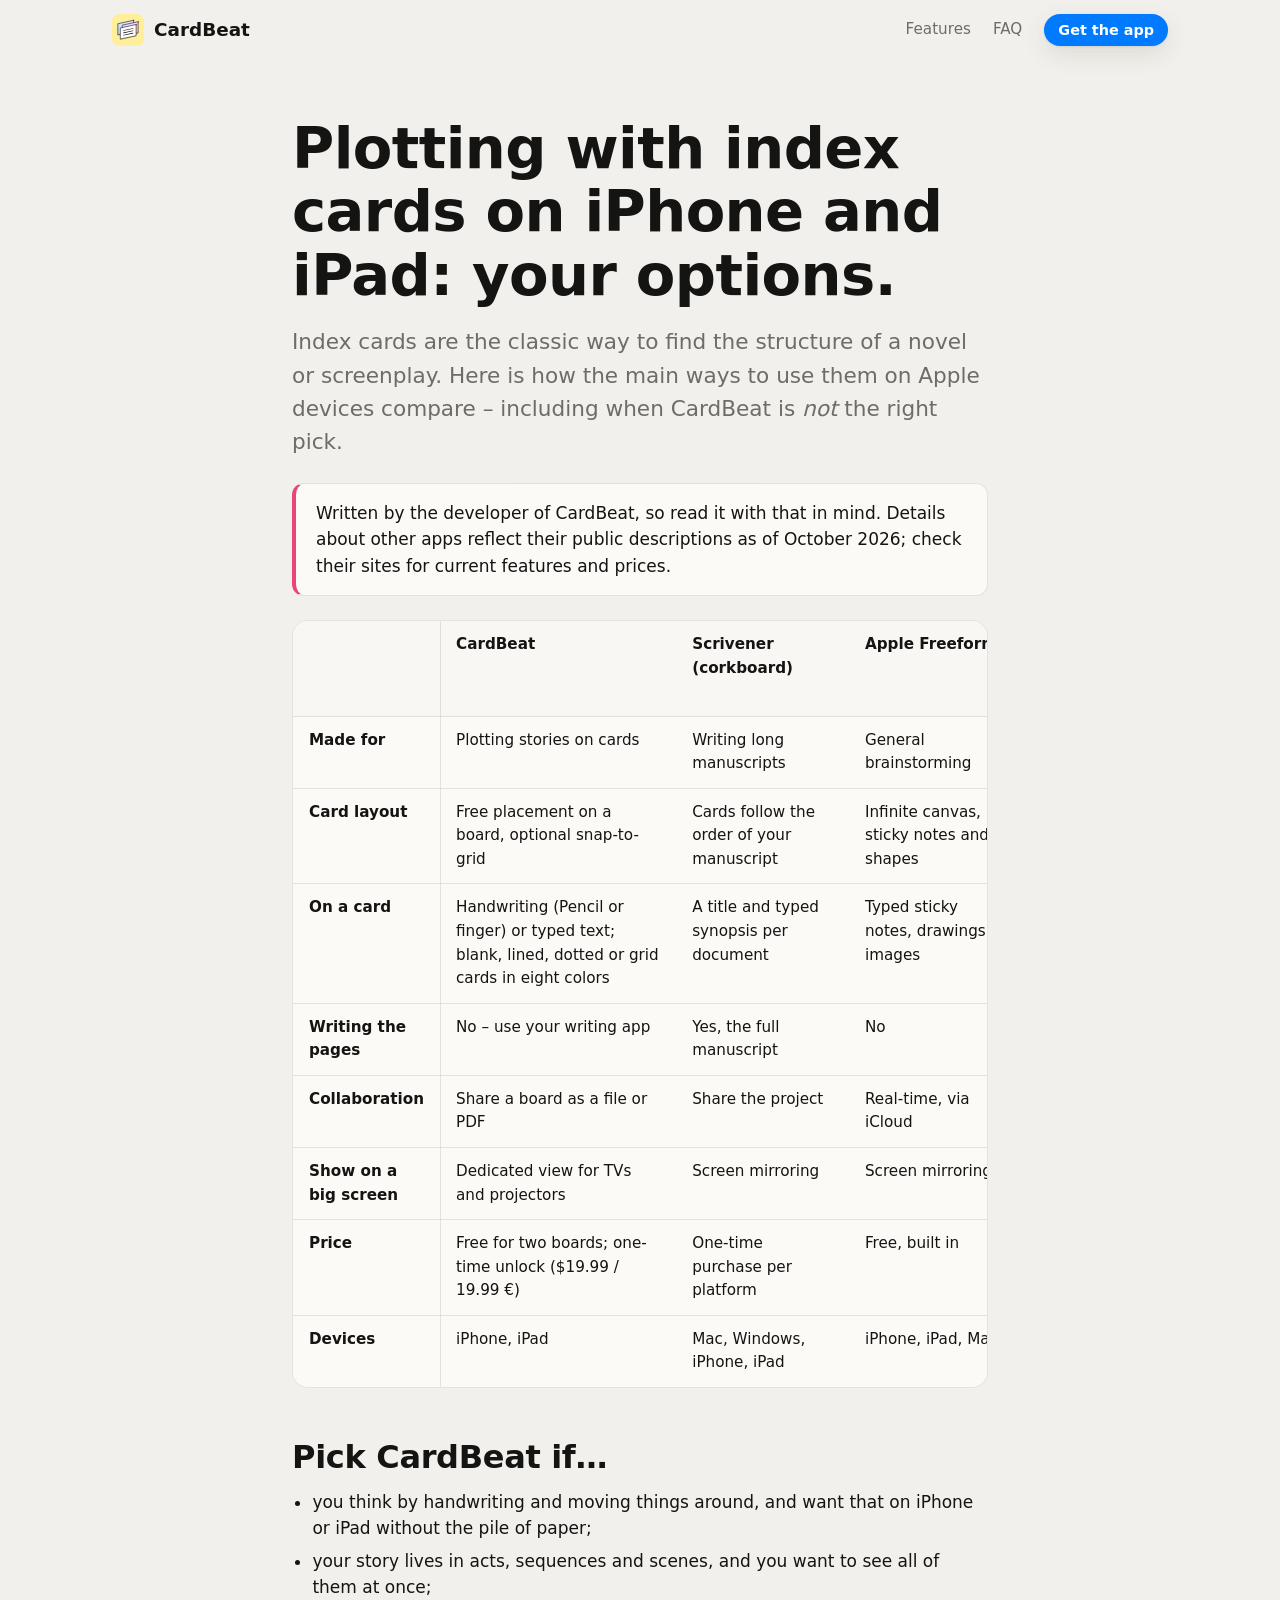
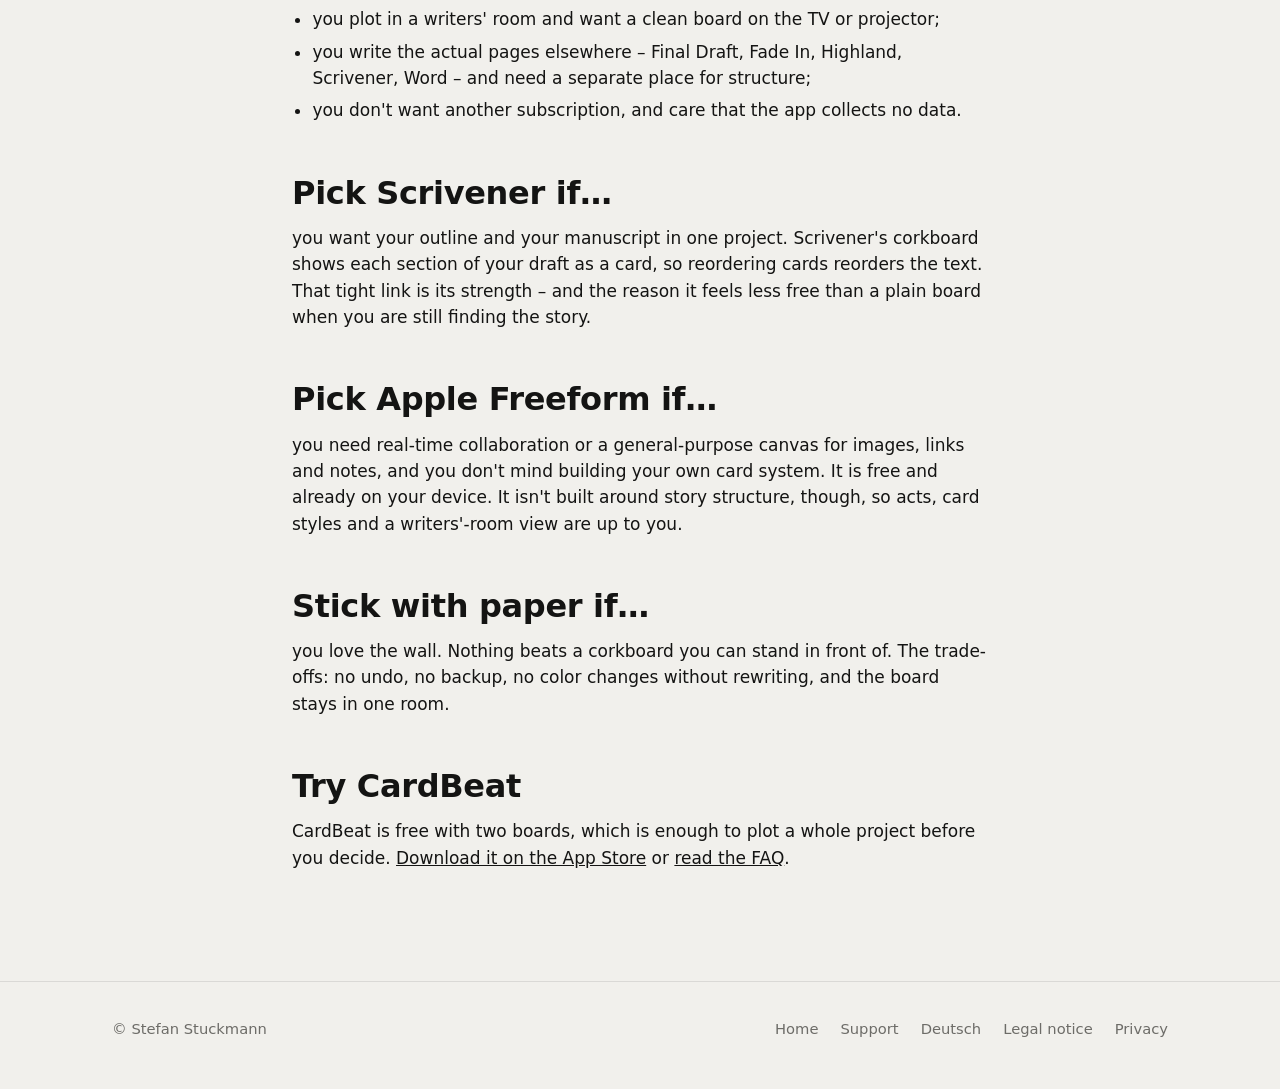
<file: compare.html>
<!doctype html>
<html lang="en">
<head>
<meta charset="utf-8">
<meta name="viewport" content="width=device-width, initial-scale=1, viewport-fit=cover">
<title>CardBeat vs. Scrivener, Freeform and paper index cards – which to use for plotting</title>
<meta name="description" content="An honest comparison of ways to plot a novel or screenplay with index cards on iPhone and iPad: CardBeat, Scrivener's corkboard, Apple Freeform and paper cards – and when each one is the better choice.">
<meta name="apple-itunes-app" content="app-id=1488252091">
<meta name="theme-color" content="#f1f0ec" media="(prefers-color-scheme: light)">
<meta name="theme-color" content="#151412" media="(prefers-color-scheme: dark)">
<link rel="icon" href="assets/icon.svg" type="image/svg+xml">
<link rel="apple-touch-icon" href="assets/apple-touch-icon.png">
<link rel="canonical" href="https://cardbeat.app/compare.html">
<meta property="og:type" content="article">
<meta property="og:site_name" content="CardBeat">
<meta property="og:locale" content="en_US">
<meta property="og:url" content="https://cardbeat.app/compare.html">
<meta property="og:title" content="CardBeat vs. Scrivener, Freeform and paper index cards">
<meta property="og:description" content="How CardBeat, Scrivener’s corkboard, Apple Freeform and paper index cards compare for plotting a novel or screenplay – and when each one is the better choice.">
<meta property="og:image" content="https://cardbeat.app/assets/og.jpg">
<meta name="twitter:card" content="summary_large_image">
<link rel="stylesheet" href="assets/site.css">
<script type="application/ld+json">
{
  "@context": "https://schema.org",
  "@type": "Article",
  "headline": "Plotting with index cards on iPhone and iPad: your options",
  "description": "An honest comparison of CardBeat, Scrivener's corkboard, Apple Freeform and paper index cards for plotting a novel or screenplay, written by the developer of CardBeat.",
  "url": "https://cardbeat.app/compare.html",
  "image": "https://cardbeat.app/assets/og.jpg",
  "inLanguage": "en",
  "datePublished": "2026-10-20",
  "dateModified": "2026-10-21",
  "author": { "@type": "Person", "name": "Stefan Stuckmann", "jobTitle": "TV showrunner", "image": "https://cardbeat.app/assets/img/stefan.webp", "sameAs": ["https://de.wikipedia.org/wiki/Stefan_Stuckmann", "https://www.imdb.com/name/nm1729412/"] },
  "about": [
    { "@type": "SoftwareApplication", "name": "CardBeat", "url": "https://cardbeat.app/" },
    { "@type": "SoftwareApplication", "name": "Scrivener" },
    { "@type": "SoftwareApplication", "name": "Freeform" }
  ]
}
</script>
</head>
<body>

<header class="nav">
  <div class="wrap">
    <a class="brand" href="./"><img src="assets/icon.svg" alt="" width="32" height="32">CardBeat</a>
    <nav class="nav-links" aria-label="Main">
      <a class="hide-sm" href="./#features">Features</a>
      <a class="hide-sm" href="./#faq">FAQ</a>
      <a class="btn btn-sm" href="https://apps.apple.com/app/apple-store/id1488252091?pt=119216074&amp;ct=Webseite-Vergleich-Header&amp;mt=8">Get the app</a>
    </nav>
  </div>
</header>

<main class="wrap prose">
  <h1>Plotting with index cards on iPhone and iPad: your options.</h1>
  <p class="lede">Index cards are the classic way to find the structure of a novel or screenplay. Here is how the main ways to use them on Apple devices compare – including when CardBeat is <em>not</em> the right pick.</p>

  <div class="note">Written by the developer of CardBeat, so read it with that in mind. Details about other apps reflect their public descriptions as of October 2026; check their sites for current features and prices.</div>

  <div class="table-wrap">
    <table>
      <thead><tr><th></th><th>CardBeat</th><th>Scrivener (corkboard)</th><th>Apple Freeform</th><th>Paper index cards</th></tr></thead>
      <tbody>
        <tr><td>Made for</td><td>Plotting stories on cards</td><td>Writing long manuscripts</td><td>General brainstorming</td><td>Anything</td></tr>
        <tr><td>Card layout</td><td>Free placement on a board, optional snap-to-grid</td><td>Cards follow the order of your manuscript</td><td>Infinite canvas, sticky notes and shapes</td><td>Wherever your wall allows</td></tr>
        <tr><td>On a card</td><td>Handwriting (Pencil or finger) or typed text; blank, lined, dotted or grid cards in eight colors</td><td>A title and typed synopsis per document</td><td>Typed sticky notes, drawings, images</td><td>Pen and pencil</td></tr>
        <tr><td>Writing the pages</td><td>No – use your writing app</td><td>Yes, the full manuscript</td><td>No</td><td>No</td></tr>
        <tr><td>Collaboration</td><td>Share a board as a file or PDF</td><td>Share the project</td><td>Real-time, via iCloud</td><td>In the same room</td></tr>
        <tr><td>Show on a big screen</td><td>Dedicated view for TVs and projectors</td><td>Screen mirroring</td><td>Screen mirroring</td><td>A real wall</td></tr>
        <tr><td>Price</td><td>Free for two boards; one-time unlock ($19.99 / 19.99 €)</td><td>One-time purchase per platform</td><td>Free, built in</td><td>Cards and pins</td></tr>
        <tr><td>Devices</td><td>iPhone, iPad</td><td>Mac, Windows, iPhone, iPad</td><td>iPhone, iPad, Mac</td><td>–</td></tr>
      </tbody>
    </table>
  </div>

  <h2>Pick CardBeat if…</h2>
  <ul>
    <li>you think by handwriting and moving things around, and want that on iPhone or iPad without the pile of paper;</li>
    <li>your story lives in acts, sequences and scenes, and you want to see all of them at once;</li>
    <li>you plot in a writers' room and want a clean board on the TV or projector;</li>
    <li>you write the actual pages elsewhere – Final Draft, Fade In, Highland, Scrivener, Word – and need a separate place for structure;</li>
    <li>you don't want another subscription, and care that the app collects no data.</li>
  </ul>

  <h2>Pick Scrivener if…</h2>
  <p>you want your outline and your manuscript in one project. Scrivener's corkboard shows each section of your draft as a card, so reordering cards reorders the text. That tight link is its strength – and the reason it feels less free than a plain board when you are still finding the story.</p>

  <h2>Pick Apple Freeform if…</h2>
  <p>you need real-time collaboration or a general-purpose canvas for images, links and notes, and you don't mind building your own card system. It is free and already on your device. It isn't built around story structure, though, so acts, card styles and a writers'-room view are up to you.</p>

  <h2>Stick with paper if…</h2>
  <p>you love the wall. Nothing beats a corkboard you can stand in front of. The trade-offs: no undo, no backup, no color changes without rewriting, and the board stays in one room.</p>

  <h2>Try CardBeat</h2>
  <p>CardBeat is free with two boards, which is enough to plot a whole project before you decide. <a href="https://apps.apple.com/app/apple-store/id1488252091?pt=119216074&amp;ct=Webseite-Vergleich&amp;mt=8">Download it on the App Store</a> or <a href="./#faq">read the FAQ</a>.</p>
</main>

<footer>
  <div class="wrap">
    <span>© Stefan Stuckmann</span>
    <nav aria-label="Footer">
      <a href="./">Home</a>
      <a href="mailto:cardBeat@stuckmann.com">Support</a>
      <a href="de/" hreflang="de" lang="de">Deutsch</a>
      <a href="impressum.html">Legal notice</a>
      <a href="privacy.html">Privacy</a>
    </nav>
  </div>
</footer>
<script src="assets/site.js" defer></script>
</body>
</html>
</file>
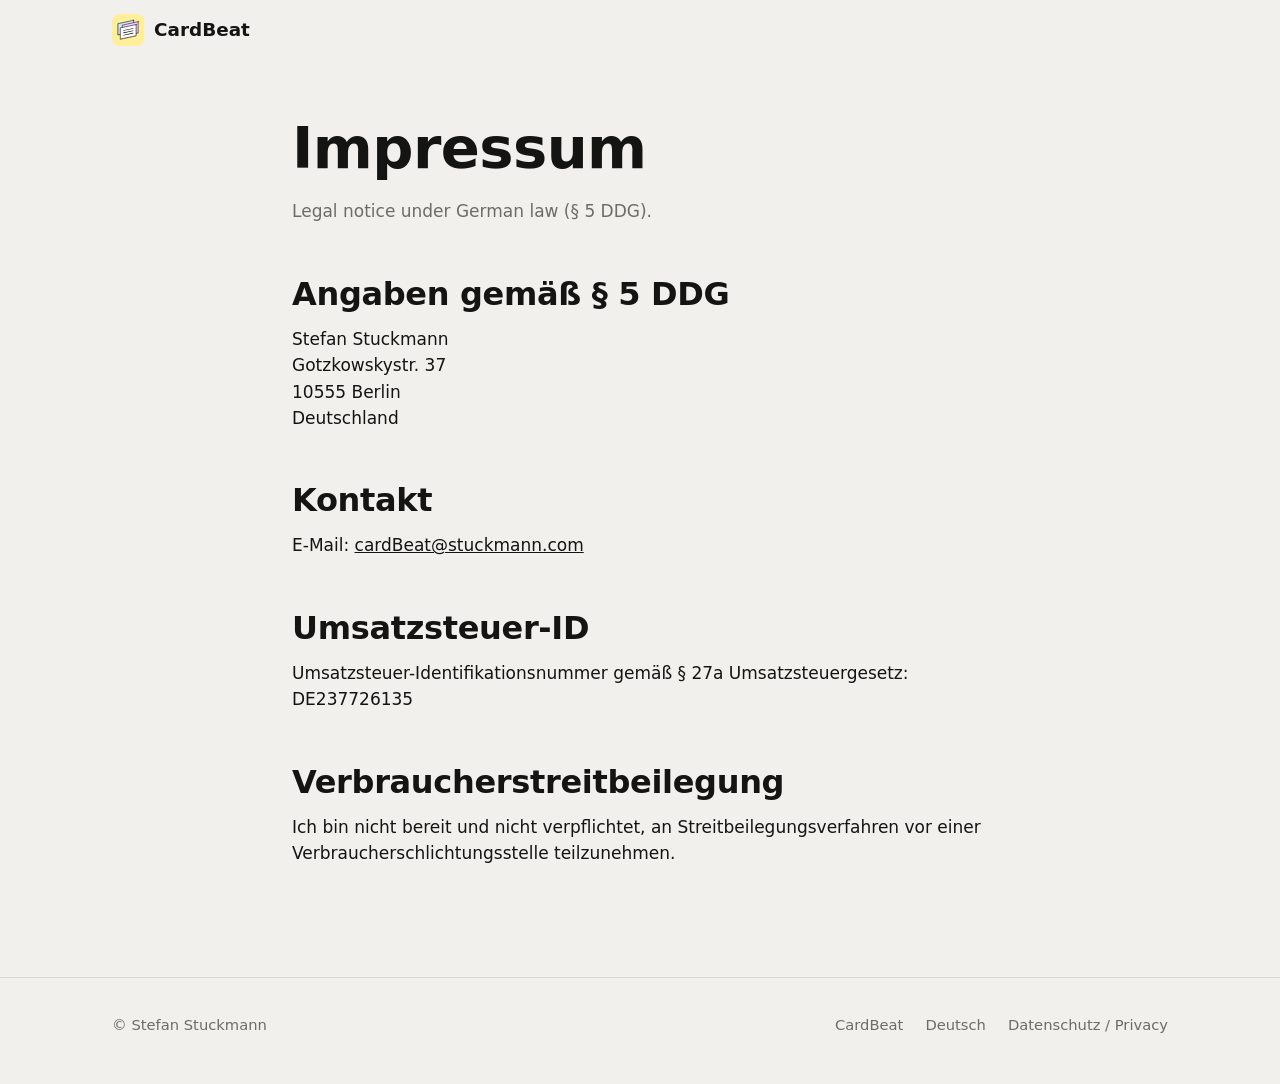
<file: impressum.html>
<!doctype html>
<html lang="de">
<head>
<meta charset="utf-8">
<meta name="viewport" content="width=device-width, initial-scale=1, viewport-fit=cover">
<title>Impressum / Legal notice – CardBeat</title>
<meta name="robots" content="noindex">
<link rel="icon" href="assets/icon.svg" type="image/svg+xml">
<link rel="stylesheet" href="assets/site.css">
</head>
<body>
<header class="nav">
  <div class="wrap">
    <a class="brand" href="./"><img src="assets/icon.svg" alt="" width="32" height="32">CardBeat</a>
  </div>
</header>

<main class="wrap prose">
  <h1>Impressum</h1>
  <p lang="en" class="muted">Legal notice under German law (§ 5 DDG).</p>

  <h2>Angaben gemäß § 5 DDG</h2>
  <p>Stefan Stuckmann<br>
  Gotzkowskystr. 37<br>
  10555 Berlin<br>
  Deutschland</p>

  <h2>Kontakt</h2>
  <p>E-Mail: <a href="mailto:cardBeat@stuckmann.com">cardBeat@stuckmann.com</a></p>

  <h2>Umsatzsteuer-ID</h2>
  <p>Umsatzsteuer-Identifikationsnummer gemäß § 27a Umsatzsteuergesetz: DE237726135</p>

  <h2>Verbraucherstreitbeilegung</h2>
  <p>Ich bin nicht bereit und nicht verpflichtet, an Streitbeilegungsverfahren vor einer Verbraucherschlichtungsstelle teilzunehmen.</p>
</main>

<footer>
  <div class="wrap">
    <span>© Stefan Stuckmann</span>
    <nav aria-label="Fußzeile">
      <a href="./">CardBeat</a>
      <a href="de/">Deutsch</a>
      <a href="privacy.html">Datenschutz / Privacy</a>
    </nav>
  </div>
</footer>
</body>
</html>
</file>
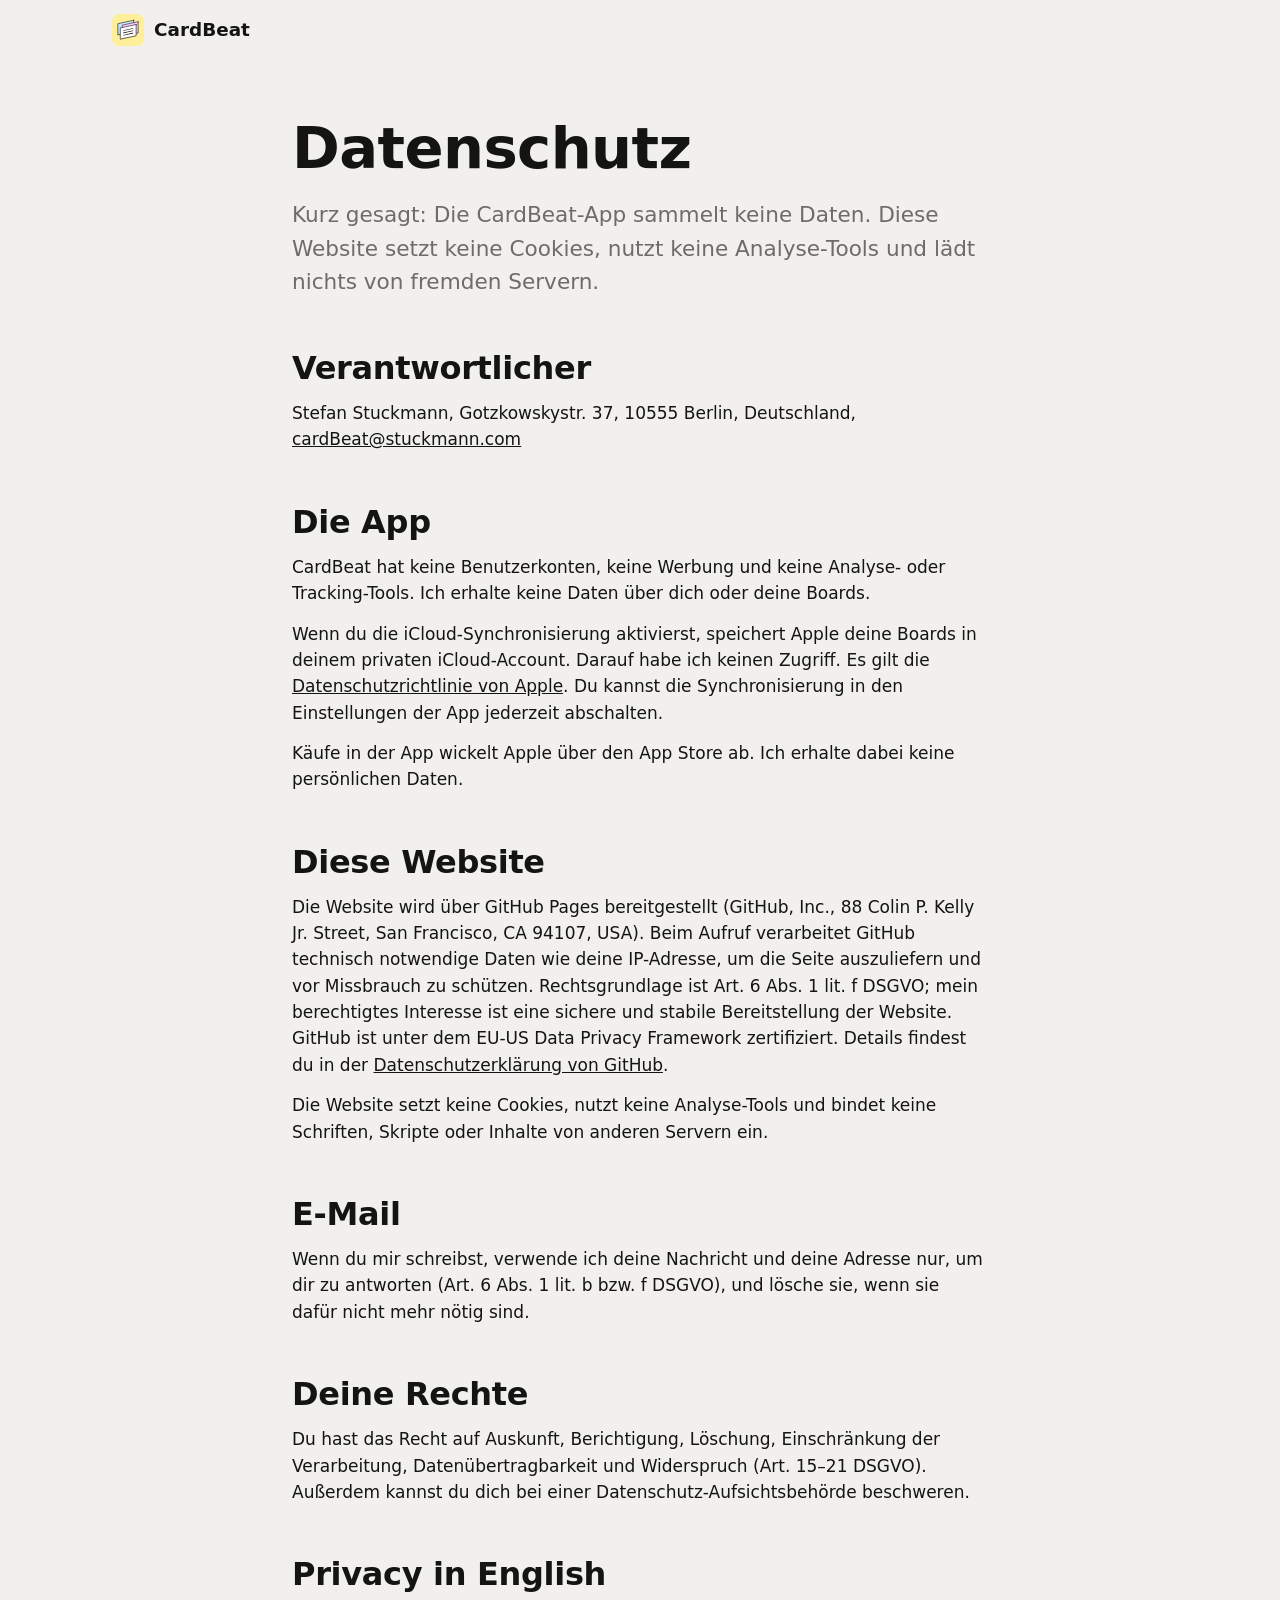
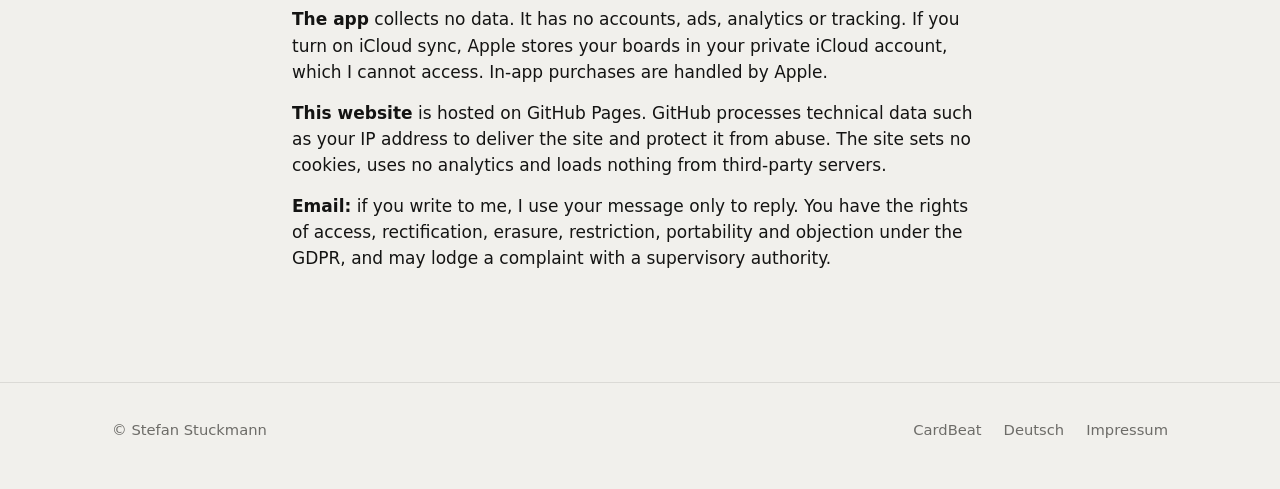
<file: privacy.html>
<!doctype html>
<html lang="de">
<head>
<meta charset="utf-8">
<meta name="viewport" content="width=device-width, initial-scale=1, viewport-fit=cover">
<title>Datenschutz / Privacy – CardBeat</title>
<meta name="description" content="Datenschutzerklärung für die CardBeat-App und diese Website: Die App sammelt keine Daten, die Website setzt keine Cookies und nutzt keine Analyse-Tools. Privacy policy in English included.">
<link rel="canonical" href="https://cardbeat.app/privacy.html">
<link rel="icon" href="assets/icon.svg" type="image/svg+xml">
<link rel="stylesheet" href="assets/site.css">
</head>
<body>
<header class="nav">
  <div class="wrap">
    <a class="brand" href="./"><img src="assets/icon.svg" alt="" width="32" height="32">CardBeat</a>
  </div>
</header>

<main class="wrap prose">
  <h1>Datenschutz</h1>
  <p class="lede">Kurz gesagt: Die CardBeat-App sammelt keine Daten. Diese Website setzt keine Cookies, nutzt keine Analyse-Tools und lädt nichts von fremden Servern.</p>

  <h2>Verantwortlicher</h2>
  <p>Stefan Stuckmann, Gotzkowskystr. 37, 10555 Berlin, Deutschland, <a href="mailto:cardBeat@stuckmann.com">cardBeat@stuckmann.com</a></p>

  <h2>Die App</h2>
  <p>CardBeat hat keine Benutzerkonten, keine Werbung und keine Analyse- oder Tracking-Tools. Ich erhalte keine Daten über dich oder deine Boards.</p>
  <p>Wenn du die iCloud-Synchronisierung aktivierst, speichert Apple deine Boards in deinem privaten iCloud-Account. Darauf habe ich keinen Zugriff. Es gilt die <a href="https://www.apple.com/de/legal/privacy/">Datenschutzrichtlinie von Apple</a>. Du kannst die Synchronisierung in den Einstellungen der App jederzeit abschalten.</p>
  <p>Käufe in der App wickelt Apple über den App Store ab. Ich erhalte dabei keine persönlichen Daten.</p>

  <h2>Diese Website</h2>
  <p>Die Website wird über GitHub Pages bereitgestellt (GitHub, Inc., 88 Colin P. Kelly Jr. Street, San Francisco, CA 94107, USA). Beim Aufruf verarbeitet GitHub technisch notwendige Daten wie deine IP-Adresse, um die Seite auszuliefern und vor Missbrauch zu schützen. Rechtsgrundlage ist Art. 6 Abs. 1 lit. f DSGVO; mein berechtigtes Interesse ist eine sichere und stabile Bereitstellung der Website. GitHub ist unter dem EU-US Data Privacy Framework zertifiziert. Details findest du in der <a href="https://docs.github.com/de/site-policy/privacy-policies/github-general-privacy-statement">Datenschutzerklärung von GitHub</a>.</p>
  <p>Die Website setzt keine Cookies, nutzt keine Analyse-Tools und bindet keine Schriften, Skripte oder Inhalte von anderen Servern ein.</p>

  <h2>E-Mail</h2>
  <p>Wenn du mir schreibst, verwende ich deine Nachricht und deine Adresse nur, um dir zu antworten (Art. 6 Abs. 1 lit. b bzw. f DSGVO), und lösche sie, wenn sie dafür nicht mehr nötig sind.</p>

  <h2>Deine Rechte</h2>
  <p>Du hast das Recht auf Auskunft, Berichtigung, Löschung, Einschränkung der Verarbeitung, Datenübertragbarkeit und Widerspruch (Art. 15–21 DSGVO). Außerdem kannst du dich bei einer Datenschutz-Aufsichtsbehörde beschweren.</p>

  <h2 lang="en">Privacy in English</h2>
  <div lang="en">
    <p><strong>The app</strong> collects no data. It has no accounts, ads, analytics or tracking. If you turn on iCloud sync, Apple stores your boards in your private iCloud account, which I cannot access. In-app purchases are handled by Apple.</p>
    <p><strong>This website</strong> is hosted on GitHub Pages. GitHub processes technical data such as your IP address to deliver the site and protect it from abuse. The site sets no cookies, uses no analytics and loads nothing from third-party servers.</p>
    <p><strong>Email:</strong> if you write to me, I use your message only to reply. You have the rights of access, rectification, erasure, restriction, portability and objection under the GDPR, and may lodge a complaint with a supervisory authority.</p>
  </div>
</main>

<footer>
  <div class="wrap">
    <span>© Stefan Stuckmann</span>
    <nav aria-label="Fußzeile">
      <a href="./">CardBeat</a>
      <a href="de/">Deutsch</a>
      <a href="impressum.html">Impressum</a>
    </nav>
  </div>
</footer>
</body>
</html>
</file>
<file: assets/site.css>
/* CardBeat website. No external requests: system fonts, inline SVG, local images. */

:root {
  --bg: #f1f0ec;
  --surface: #fbfaf7;
  --ink: #141413;
  --muted: #6d6c68;
  --line: rgba(20, 20, 19, 0.1);
  --accent: #e8457a;
  --accent-ink: #fff;
  --system-blue: #007aff; /* Apple systemBlue */
  --glow-a: #ffd6ec;
  --glow-b: #cdeefe;
  --glow-c: #fff1b8;
  --paper-ink: #1d1c1a;
  --shadow: 0 1px 2px rgba(40, 35, 20, 0.08), 0 8px 24px rgba(40, 35, 20, 0.1);
  --shadow-lift: 0 4px 10px rgba(40, 35, 20, 0.14), 0 24px 48px rgba(40, 35, 20, 0.2);

  --display: Futura, "Futura PT", "Avenir Next", "Century Gothic", system-ui, sans-serif;
  --text: -apple-system, BlinkMacSystemFont, system-ui, "Segoe UI", Roboto, sans-serif;

  --max: 1120px;
  --gutter: 16px;
  color-scheme: light;
}

@media (prefers-color-scheme: dark) {
  :root:not([data-theme="light"]) {
    --bg: #151412;
    --surface: #1e1d1a;
    --ink: #f3f1ec;
    --muted: #a6a39b;
    --line: rgba(243, 241, 236, 0.12);
    --accent: #ff6b98;
    --system-blue: #0a84ff;
    --glow-a: #4a2238;
    --glow-b: #173a4a;
    --glow-c: #3d3418;
    --shadow: 0 1px 2px rgba(0, 0, 0, 0.4), 0 8px 24px rgba(0, 0, 0, 0.35);
    --shadow-lift: 0 4px 10px rgba(0, 0, 0, 0.45), 0 24px 48px rgba(0, 0, 0, 0.5);
    color-scheme: dark;
  }
}
:root[data-theme="dark"] {
  --bg: #151412;
  --surface: #1e1d1a;
  --ink: #f3f1ec;
  --muted: #a6a39b;
  --line: rgba(243, 241, 236, 0.12);
  --accent: #ff6b98;
  --system-blue: #0a84ff;
  --glow-a: #4a2238;
  --glow-b: #173a4a;
  --glow-c: #3d3418;
  --shadow: 0 1px 2px rgba(0, 0, 0, 0.4), 0 8px 24px rgba(0, 0, 0, 0.35);
  --shadow-lift: 0 4px 10px rgba(0, 0, 0, 0.45), 0 24px 48px rgba(0, 0, 0, 0.5);
  color-scheme: dark;
}

@media (min-width: 720px) {
  :root { --gutter: 32px; }
}

*, *::before, *::after { box-sizing: border-box; }
html { -webkit-text-size-adjust: 100%; scroll-behavior: smooth; }
@media (prefers-reduced-motion: reduce) { html { scroll-behavior: auto; } }

body {
  margin: 0;
  background: var(--bg);
  color: var(--ink);
  font: 17px/1.55 var(--text);
  -webkit-font-smoothing: antialiased;
  overflow-x: hidden;
}

img { max-width: 100%; height: auto; display: block; }
a { color: inherit; }
:focus-visible { outline: 3px solid var(--accent); outline-offset: 3px; border-radius: 6px; }

.wrap { max-width: var(--max); margin: 0 auto; padding: 0 var(--gutter); }

h1, h2, h3 { font-family: var(--display); font-weight: 700; line-height: 1.1; letter-spacing: -0.01em; margin: 0; }
h1 { font-size: clamp(2.5rem, 7vw, 4.6rem); }
h2 { font-size: clamp(1.9rem, 4.6vw, 3rem); }
h3 { font-size: 1.3rem; }
p { margin: 0; }
.lede { font-size: clamp(1.1rem, 2.2vw, 1.35rem); color: var(--muted); max-width: 36em; }

/* Soft colour glows, as on the App Store screenshots. */
.glow { position: absolute; border-radius: 50%; filter: blur(90px); opacity: 0.6; pointer-events: none; z-index: 0; }

/* ---------- Nav ---------- */
.nav { position: sticky; top: 0; z-index: 50; backdrop-filter: saturate(1.4) blur(14px); -webkit-backdrop-filter: saturate(1.4) blur(14px); background: color-mix(in srgb, var(--bg) 78%, transparent); border-bottom: 1px solid transparent; transition: border-color .2s; }
.nav.scrolled { border-bottom-color: var(--line); }
.nav .wrap { display: flex; align-items: center; gap: 20px; height: 60px; }
.brand { display: flex; align-items: center; gap: 10px; font: 700 1.15rem/1 var(--display); text-decoration: none; }
.brand img { width: 32px; height: 32px; }
.nav-links { display: flex; gap: 22px; margin-left: auto; align-items: center; font-size: 0.95rem; }
.nav-links a { text-decoration: none; color: var(--muted); }
.nav-links a:hover { color: var(--ink); }
.nav-links .hide-sm { display: none; }
@media (max-width: 479px) { .nav-links { gap: 14px; } .nav-links .hide-xs { display: none; } }
@media (min-width: 760px) { .nav-links .hide-sm { display: inline; } }

/* ---------- Buttons ---------- */
.btn { white-space: nowrap; display: inline-flex; align-items: center; gap: 10px; padding: 14px 22px; border-radius: 999px; background: var(--ink); color: var(--bg); font: 600 1rem/1 var(--text); text-decoration: none; box-shadow: var(--shadow); transition: transform .15s, box-shadow .15s; }
.btn:hover { transform: translateY(-1px); box-shadow: var(--shadow-lift); }
.btn svg { width: 20px; height: 20px; }
.btn-sm { padding: 9px 14px; font-size: 0.9rem; }
.nav .btn { background: var(--system-blue); color: #fff; }
.meta { color: var(--muted); font-size: 0.92rem; }
.meta span { white-space: nowrap; } /* wrap between items, never inside one */
/* Founder byline, styled like a social media byline. */
.byline { display: flex; align-items: center; gap: 12px; }
.byline img { width: 40px; height: 40px; flex: none; border-radius: 50%; object-fit: cover; box-shadow: 0 0 0 2px var(--surface), var(--shadow); }
.byline strong { display: block; font-size: 0.95rem; font-weight: 600; line-height: 1.3; }
.byline span { display: block; color: var(--muted); font-size: 0.88rem; line-height: 1.35; }

/* ---------- Hero ---------- */
.hero { position: relative; padding: 56px 0 24px; overflow: hidden; }
.hero .wrap { position: relative; z-index: 1; }
.hero-copy { display: grid; gap: 22px; justify-items: start; max-width: 760px; }
.hero-cta { display: flex; flex-wrap: wrap; align-items: center; gap: 14px 20px; }

/* ---------- Devices ---------- */
.devices { position: relative; margin: 56px auto 0; max-width: 980px; padding-bottom: 6%; }
/* Each device sizes its bezel and corners from its own width (cqw), so the frame
   always matches the screen. The bezel is a box-shadow spread around the
   screenshot, which keeps it concentric with the screen's rounded corners.
   Corner ratios match AppStoreScreenshots/tools/compose.mjs in the app repo. */
.device { container-type: inline-size; }
.device img {
  width: calc(100% - 2 * var(--b));
  margin: var(--b);
  border-radius: var(--r);
  box-shadow: 0 0 0 var(--b) #0d0d0f, 0 0 0 calc(var(--b) + 2px) #c9c8c4, var(--shadow-lift);
}
.iphone   { --b: 3cqw;   --r: 12.8cqw; } /* 180px radius on a 1320px-wide screen */
.ipad     { --b: 2.4cqw; --r: 2.5cqw; }  /* 72px on 2752px, landscape */
.duo-shot { --b: 2.4cqw; --r: 4cqw; }    /* 120px on 2853px, landscape */
.devices .iphone { position: absolute; width: 24%; right: -2%; bottom: 0; }
@media (max-width: 719px) { .devices .iphone { right: 0; width: 28%; } }

/* ---------- Sections ---------- */
section { position: relative; }
.section { padding: 96px 0; }
.section-head { display: grid; gap: 14px; margin-bottom: 44px; max-width: 760px; }
.alt { background: var(--surface); border-block: 1px solid var(--line); }

.features { display: grid; gap: 18px; }
@media (min-width: 760px) { .features { grid-template-columns: 1fr 1fr; } }
.feature { background: var(--surface); border: 1px solid var(--line); border-radius: 20px; overflow: hidden; }
.alt .feature { background: var(--bg); }
/* Each tile is a 16:10 scene: a device on a gradient, zoomed in on the part that
   matters. The screenshot is pre-cropped; its cut edges lie outside the tile and
   only the device's real edges, with their bezel and rounded corners, show.
   Positions, bezel and radius are in tile cqw, scaled from the real device. */
.feature-media { position: relative; aspect-ratio: 16 / 10; overflow: hidden; container-type: inline-size; border-bottom: 1px solid var(--line); background: linear-gradient(135deg, var(--glow-a), var(--glow-b)); }
.feature-media.y { background: linear-gradient(135deg, var(--glow-c), var(--glow-a)); }
.feature-media.b { background: linear-gradient(135deg, var(--glow-b), var(--glow-c)); }
.feature-media img { position: absolute; max-width: none; height: auto; box-shadow: 0 0 0 var(--b) #0d0d0f, 0 0 0 calc(var(--b) + 2px) #c9c8c4, var(--shadow-lift); }
.scene-draw img { left: -2.08cqw; top: -10.36cqw; width: 94.08cqw; --b: 2.76cqw; border-radius: 0 0 2.88cqw 0; }
.scene-write img { left: 30.20cqw; top: 7.00cqw; width: 39.60cqw; --b: 1.26cqw; border-radius: 5.40cqw 5.40cqw 0 0; }
.scene-style img { left: -11.16cqw; top: 8.00cqw; width: 100.16cqw; --b: 5.52cqw; border-radius: 0 5.76cqw 0 0; }
.scene-hello img { left: 8.00cqw; top: 9.50cqw; width: 115.00cqw; --b: 3.45cqw; border-radius: 3.60cqw 0 0 0; }
.feature-body { padding: 16px 20px 18px; display: grid; gap: 4px; }
.feature-body p { color: var(--muted); }

/* Writers' room: the board on a TV. Bezel and stand scale with the TV's own width. */
.tv { container-type: inline-size; }
.tv img { width: calc(100% - 2.8cqw); margin: 1.4cqw 1.4cqw 0; border-radius: 0.5cqw; box-shadow: 0 0 0 1.4cqw #111, 0 0 0 calc(1.4cqw + 1px) #3a3a3a, var(--shadow-lift); }
.tv-stand { display: block; width: 26cqw; height: 4.5cqw; margin: 1.4cqw auto 0; background: linear-gradient(#2c2c2c, #111); clip-path: polygon(42% 0, 58% 0, 100% 100%, 0 100%); }
.specials { display: grid; gap: 18px; }
@media (min-width: 900px) {
  .specials { grid-template-columns: repeat(3, 1fr); }
  /* Icon, heading, text and checklist share rows across the three blocks,
     so they line up even when one heading wraps. */
  .special { grid-row: span 4; grid-template-rows: subgrid; row-gap: 10px; }
}
.special { background: var(--bg); border: 1px solid var(--line); border-radius: 20px; padding: 24px 24px 22px; display: grid; gap: 10px; align-content: start; }
.special svg { width: 44px; height: 44px; padding: 10px; border-radius: 12px; background: var(--surface); border: 1px solid var(--line); color: var(--accent); }
.special p { color: var(--muted); }
.checks { list-style: none; margin: 6px 0 0; padding: 0; display: grid; gap: 8px; }
.checks li { padding-left: 24px; position: relative; }
.checks li::before { content: "✓"; position: absolute; left: 0; color: var(--accent); font-weight: 700; }
.special ul { list-style: none; margin: 4px 0 0; padding: 12px 0 0; border-top: 1px solid var(--line); display: grid; gap: 6px; font-size: 0.93rem; }
.special li { padding-left: 22px; position: relative; }
.special li::before { content: "✓"; position: absolute; left: 0; color: var(--accent); font-weight: 700; }
.split { display: grid; gap: 40px; align-items: center; }
@media (min-width: 860px) { .split { grid-template-columns: 1.05fr 1fr; gap: 64px; } }

/* ---------- Reviews ---------- */
.quotes { display: grid; gap: 18px; }
@media (min-width: 900px) { .quotes { grid-template-columns: repeat(3, 1fr); } }
.quote { margin: 0; background: var(--surface); border: 1px solid var(--line); border-radius: 20px; padding: 22px 24px; display: grid; gap: 12px; align-content: start; }
.alt .quote { background: var(--bg); }
.quote .stars { color: var(--accent); letter-spacing: 2px; font-size: 0.95rem; }
.quote blockquote { margin: 0; font-size: 1.05rem; line-height: 1.5; }
.quote figcaption { color: var(--muted); font-size: 0.85rem; }
.quotes-note { margin-top: 18px; color: var(--muted); font-size: 0.9rem; }
.quotes-note a { color: var(--ink); }

/* ---------- Pricing ---------- */
.plans { display: grid; gap: 20px; }
@media (min-width: 720px) { .plans { grid-template-columns: 1fr 1fr; } }
.plan { background: var(--surface); border: 1px solid var(--line); border-radius: 22px; padding: 30px; display: grid; gap: 14px; align-content: start; }
.alt .plan { background: var(--bg); }
.plan.pro { background: var(--ink); color: var(--bg); border-color: var(--ink); }
.plan.pro .muted, .plan.pro li::before { color: color-mix(in srgb, var(--bg) 65%, transparent); }
.plan .price { font: 700 2.2rem/1 var(--display); }
.plan ul { list-style: none; margin: 4px 0 0; padding: 0; display: grid; gap: 8px; }
.plan li { padding-left: 26px; position: relative; }
.plan li::before { content: "✓"; position: absolute; left: 0; color: var(--accent); font-weight: 700; }
.muted { color: var(--muted); }

/* ---------- Privacy ---------- */
.privacy { display: grid; gap: 16px; justify-items: center; text-align: center; }
.privacy .badge { width: 72px; height: 72px; border-radius: 20px; display: grid; place-items: center; background: var(--surface); border: 1px solid var(--line); color: var(--accent); }
.privacy .badge svg { width: 36px; height: 36px; }
.privacy p { max-width: 34em; color: var(--muted); }

/* ---------- FAQ ---------- */
.faq { display: grid; gap: 10px; max-width: 820px; }
.faq details { background: var(--surface); border: 1px solid var(--line); border-radius: 16px; padding: 0 22px; }
.alt .faq details { background: var(--bg); }
.faq summary { cursor: pointer; list-style: none; padding: 18px 32px 18px 0; font-weight: 600; position: relative; }
.faq summary::-webkit-details-marker { display: none; }
.faq summary::after { content: "+"; position: absolute; right: 0; top: 50%; translate: 0 -50%; font: 400 1.5rem/1 var(--text); color: var(--muted); transition: rotate .2s; }
.faq details[open] summary::after { rotate: 45deg; }
.faq details > div { padding: 0 0 20px; color: var(--muted); display: grid; gap: 10px; }

/* ---------- Final CTA ---------- */
.final { text-align: center; display: grid; gap: 22px; justify-items: center; }
.final img { width: 96px; height: 96px; }

/* ---------- Footer ---------- */
footer { border-top: 1px solid var(--line); padding: 36px 0 48px; font-size: 0.92rem; color: var(--muted); }
footer .wrap { display: flex; flex-wrap: wrap; gap: 14px 28px; align-items: center; }
footer nav { display: flex; flex-wrap: wrap; gap: 10px 22px; margin-left: auto; }
footer a { text-decoration: none; }
footer a:hover { color: var(--ink); }

/* ---------- Prose pages (compare, legal) ---------- */
.prose { max-width: 760px; padding-top: 56px; padding-bottom: 96px; }
.prose h1 { font-size: clamp(2.2rem, 6vw, 3.6rem); margin-bottom: 18px; }
.prose h2 { font-size: clamp(1.5rem, 3.4vw, 2rem); margin: 52px 0 14px; }
.prose h3 { margin: 28px 0 8px; }
.prose p, .prose ul { margin: 0 0 14px; }
.prose ul { padding-left: 1.2em; }
.prose li { margin-bottom: 6px; }
.prose .lede { margin-bottom: 8px; }
.note { background: var(--surface); border: 1px solid var(--line); border-left: 4px solid var(--accent); border-radius: 12px; padding: 16px 20px; margin: 24px 0; }
.table-wrap { overflow-x: auto; margin: 22px 0; border: 1px solid var(--line); border-radius: 16px; background: var(--surface); }
table { border-collapse: separate; border-spacing: 0; width: 100%; min-width: 860px; font-size: 0.95rem; }
th, td { text-align: left; padding: 12px 16px; border-bottom: 1px solid var(--line); vertical-align: top; background: var(--surface); }
th { font-weight: 600; background: color-mix(in srgb, var(--surface) 70%, var(--bg)); }
tr:last-child td { border-bottom: 0; }
/* Row labels stay visible while the table scrolls sideways on phones. */
th:first-child, td:first-child { position: sticky; left: 0; z-index: 1; font-weight: 600; width: 128px; box-shadow: 1px 0 0 var(--line); }
</file>
